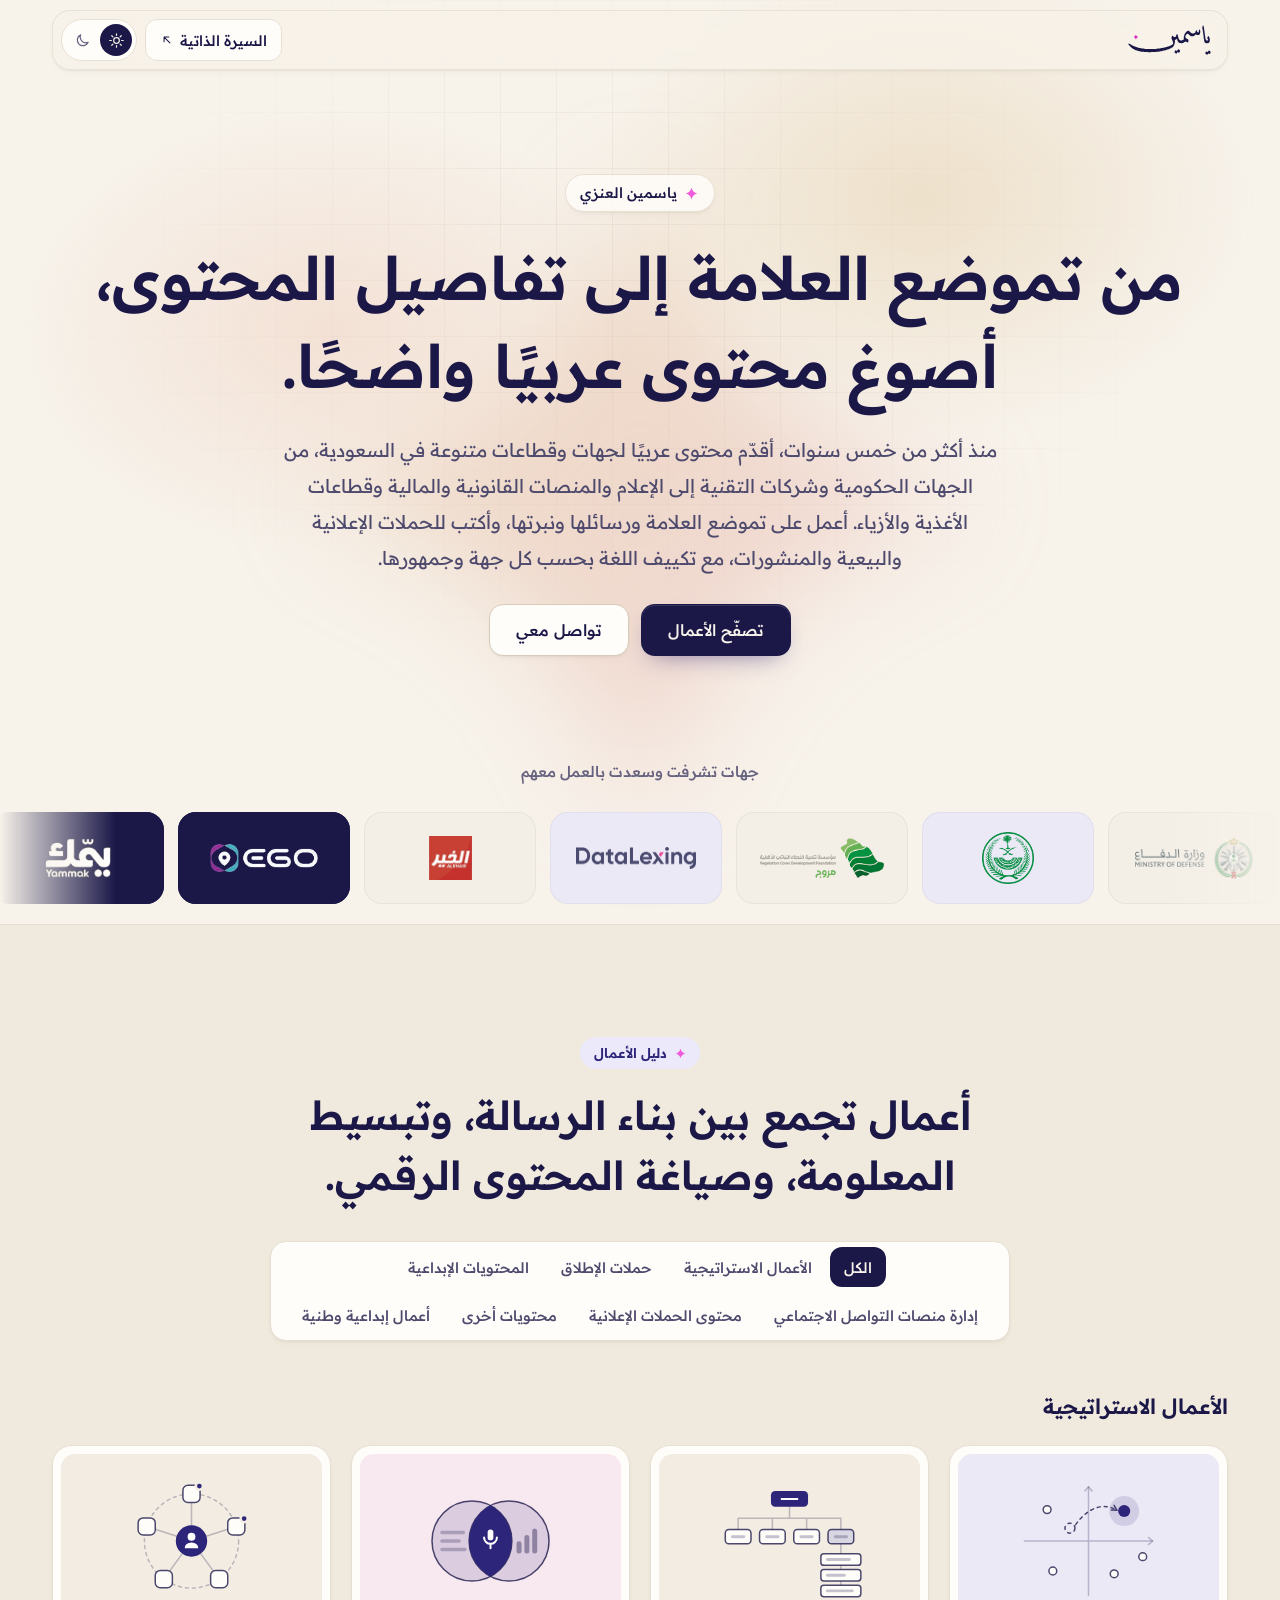
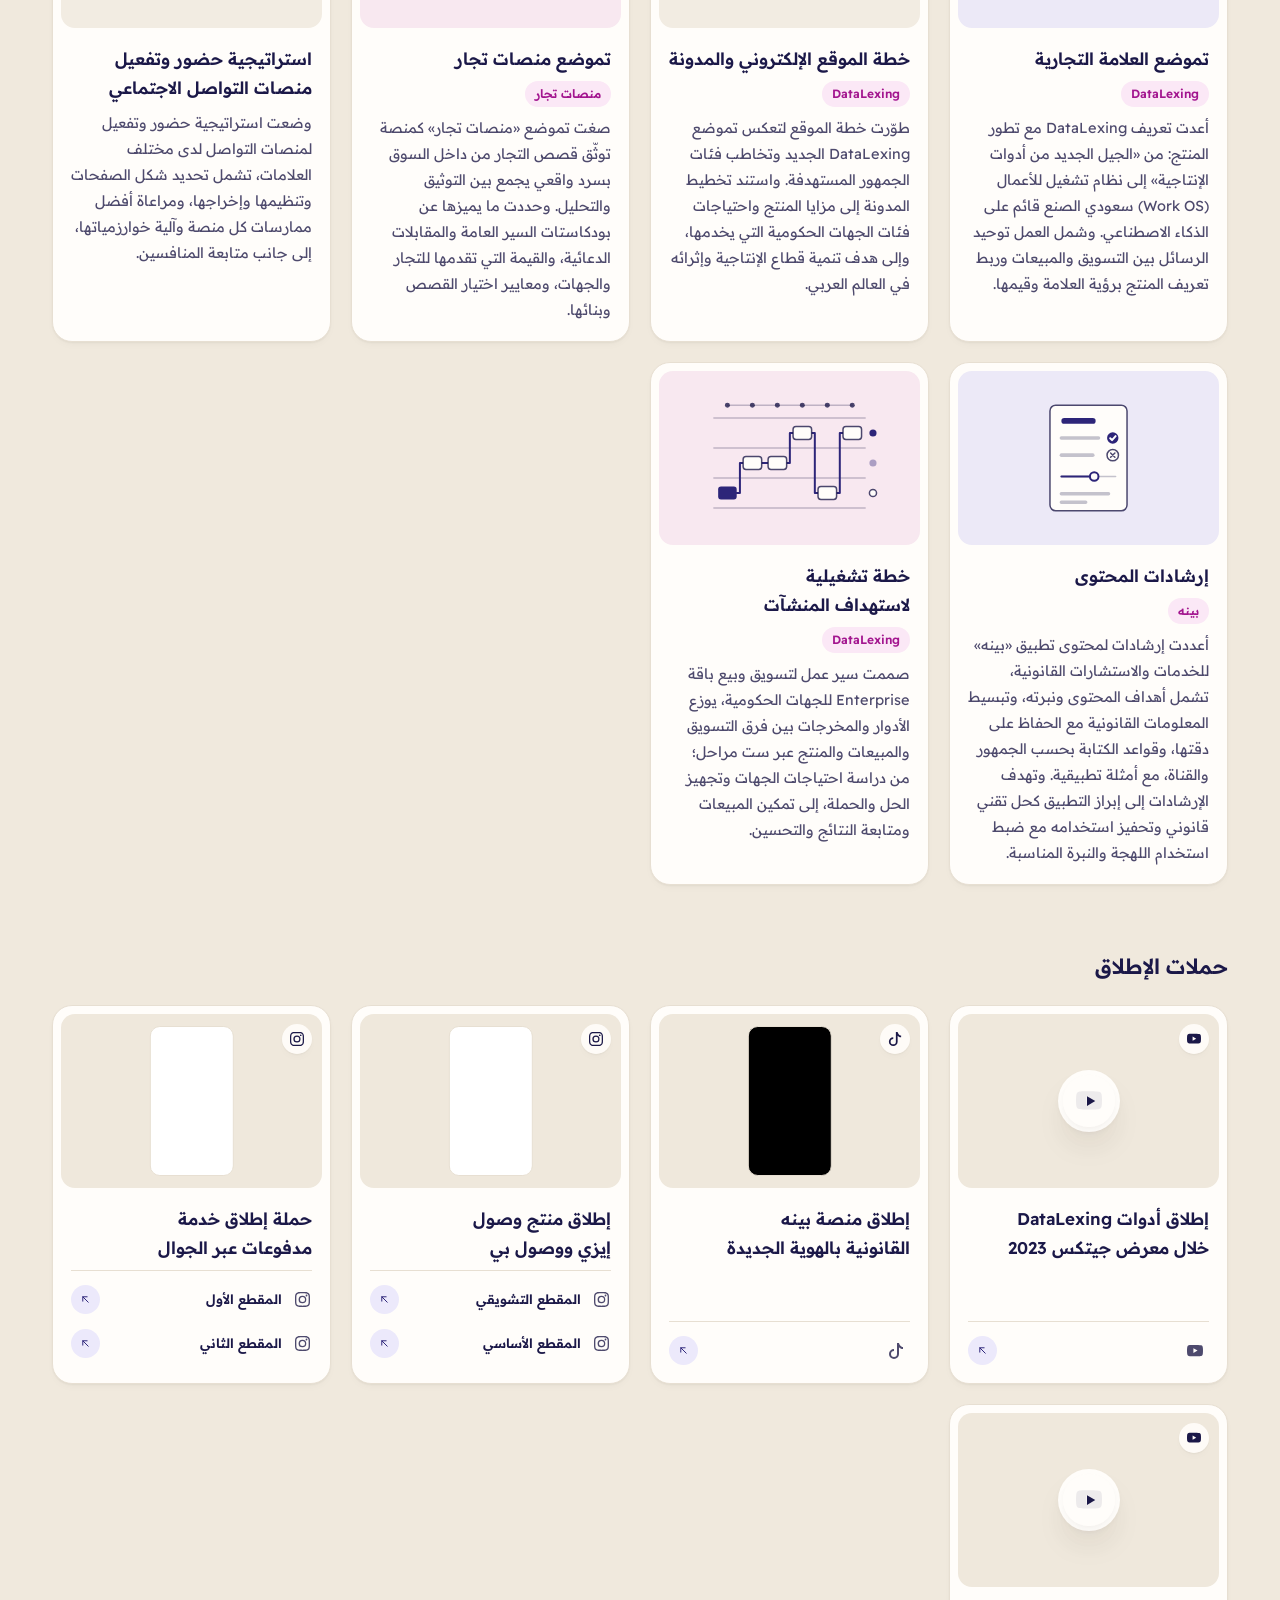
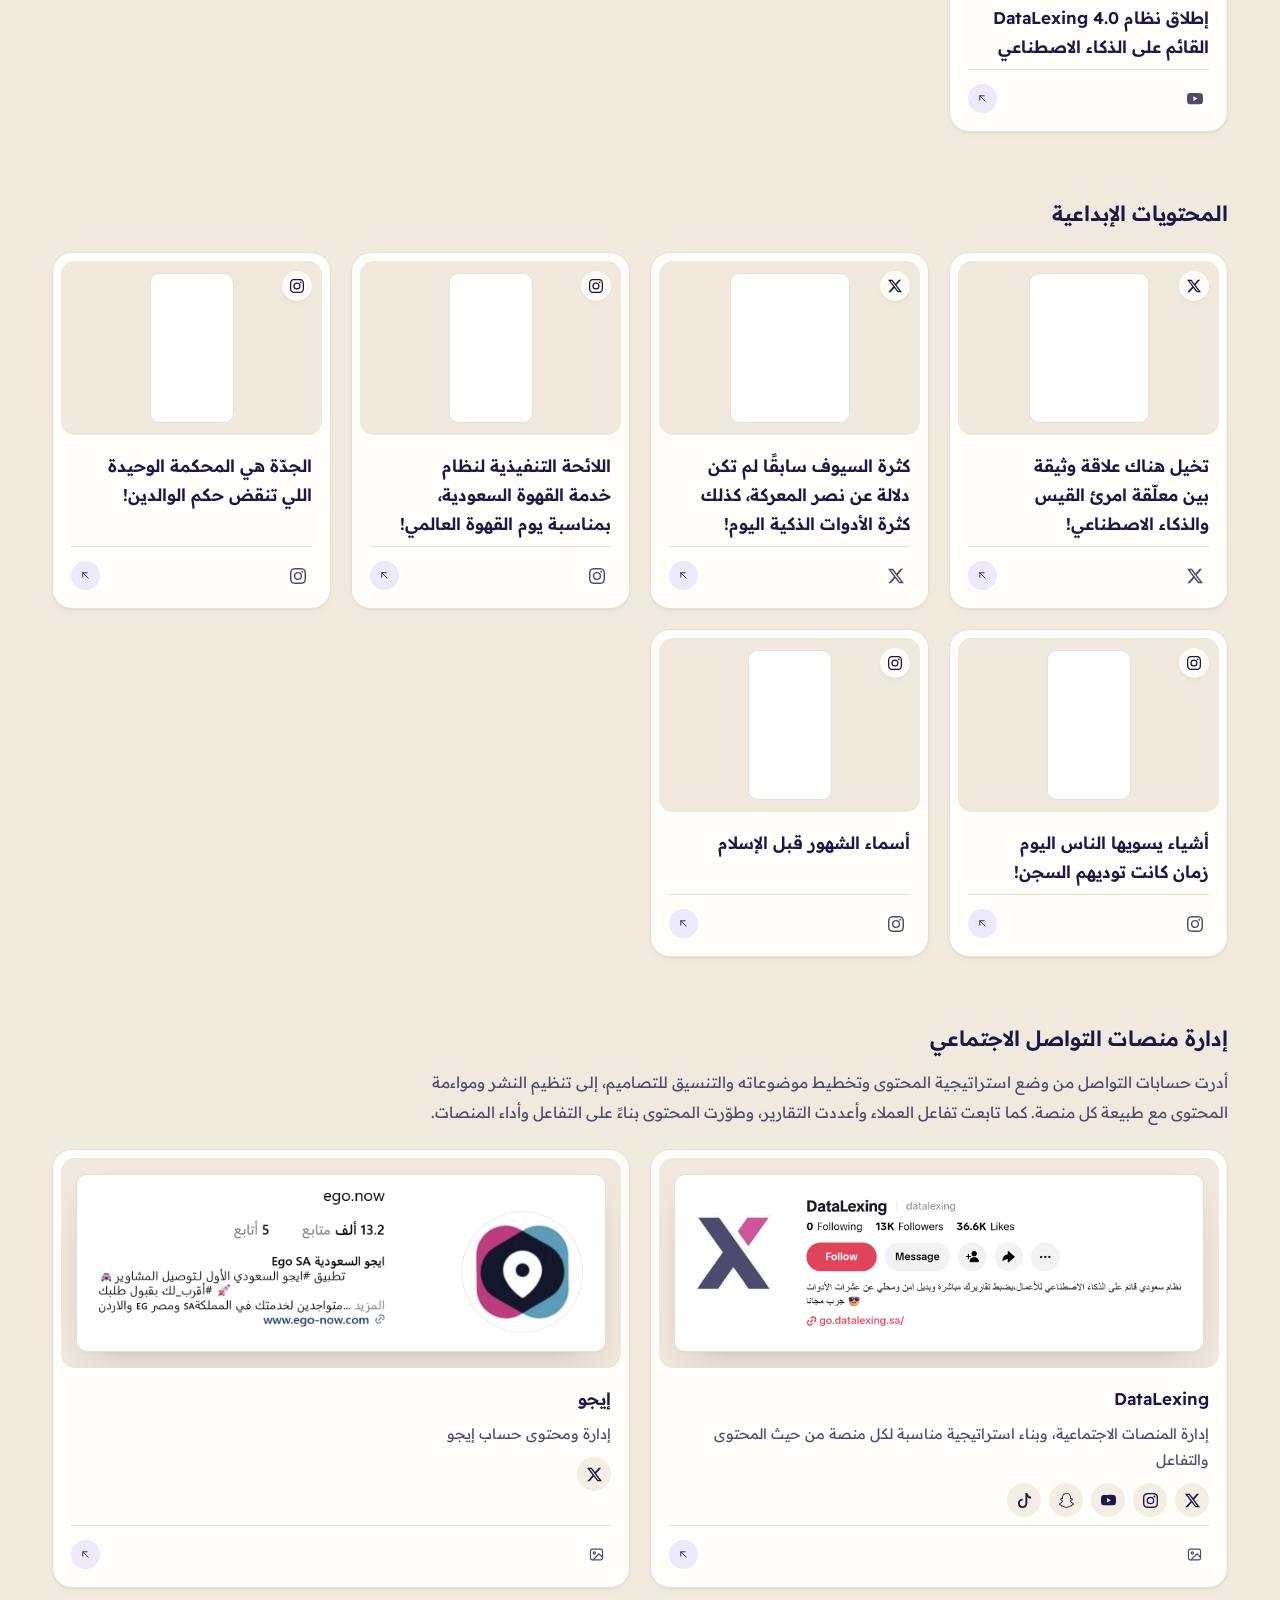
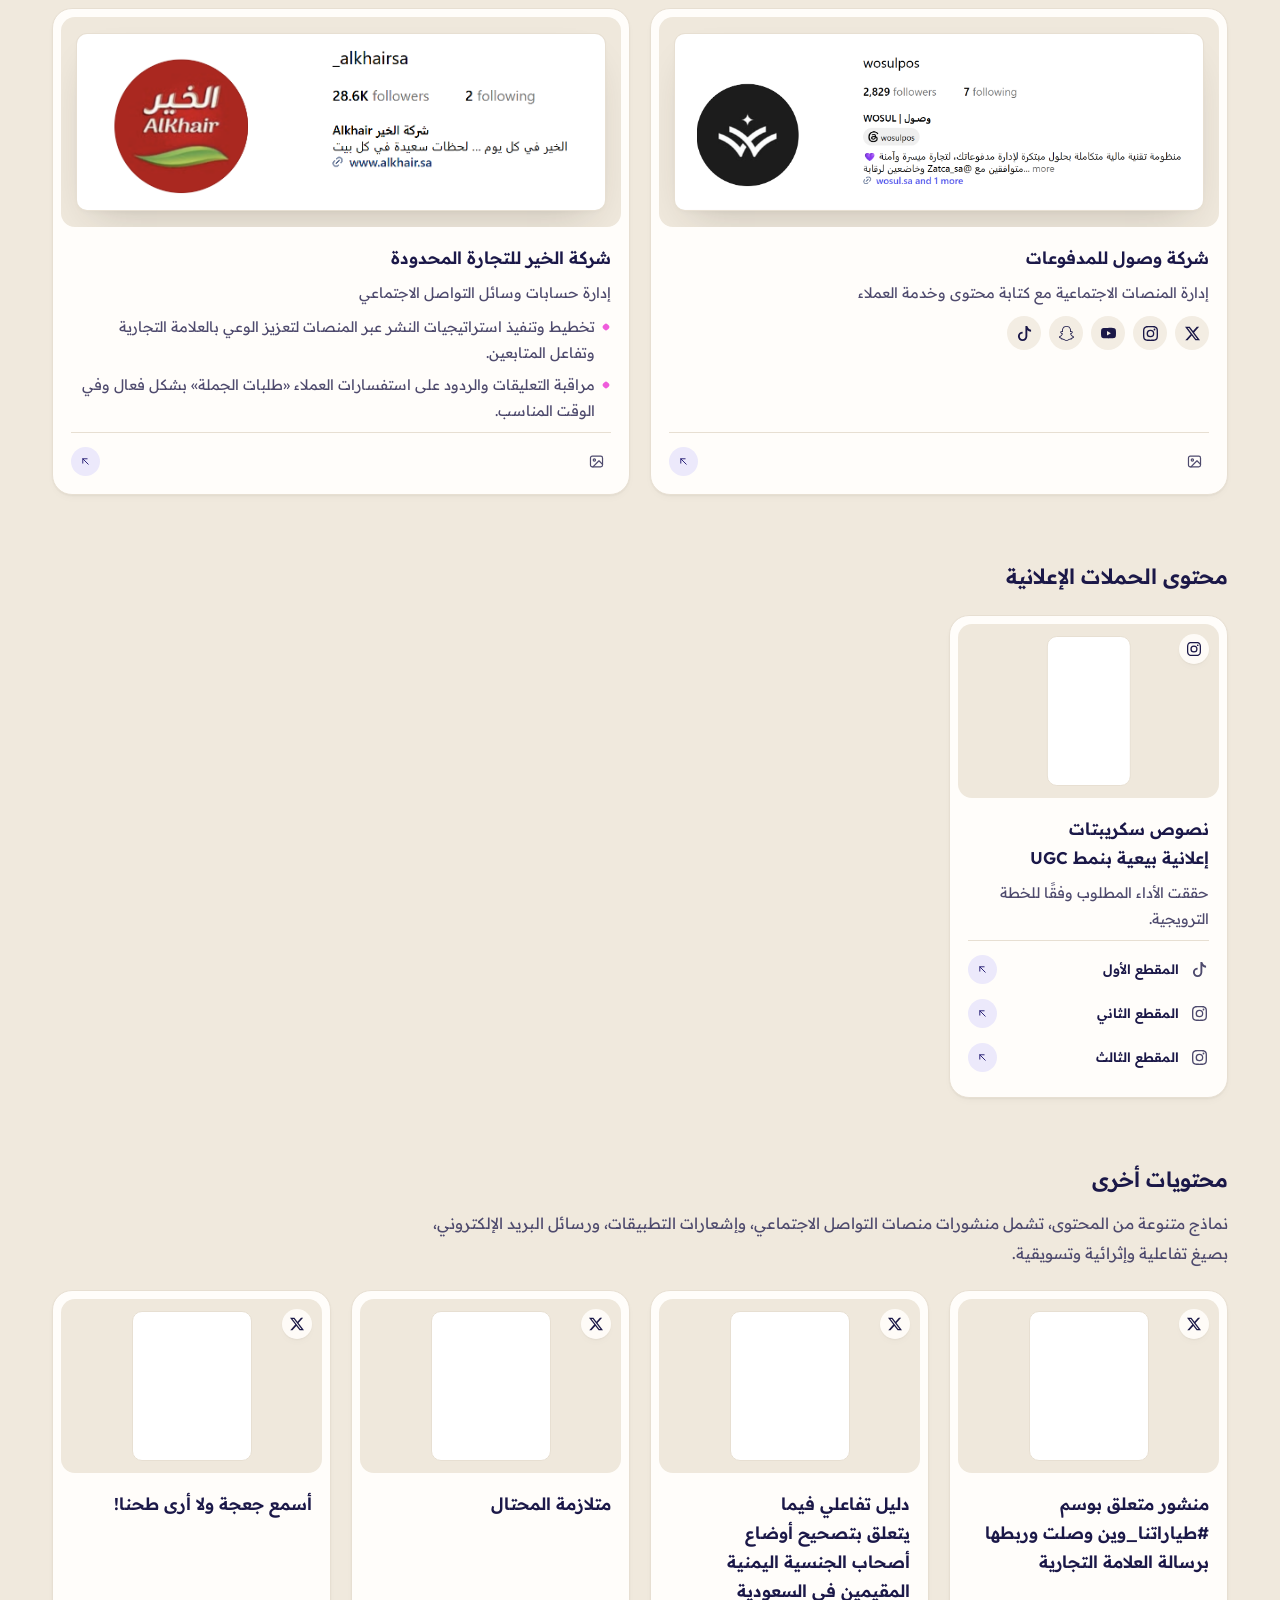
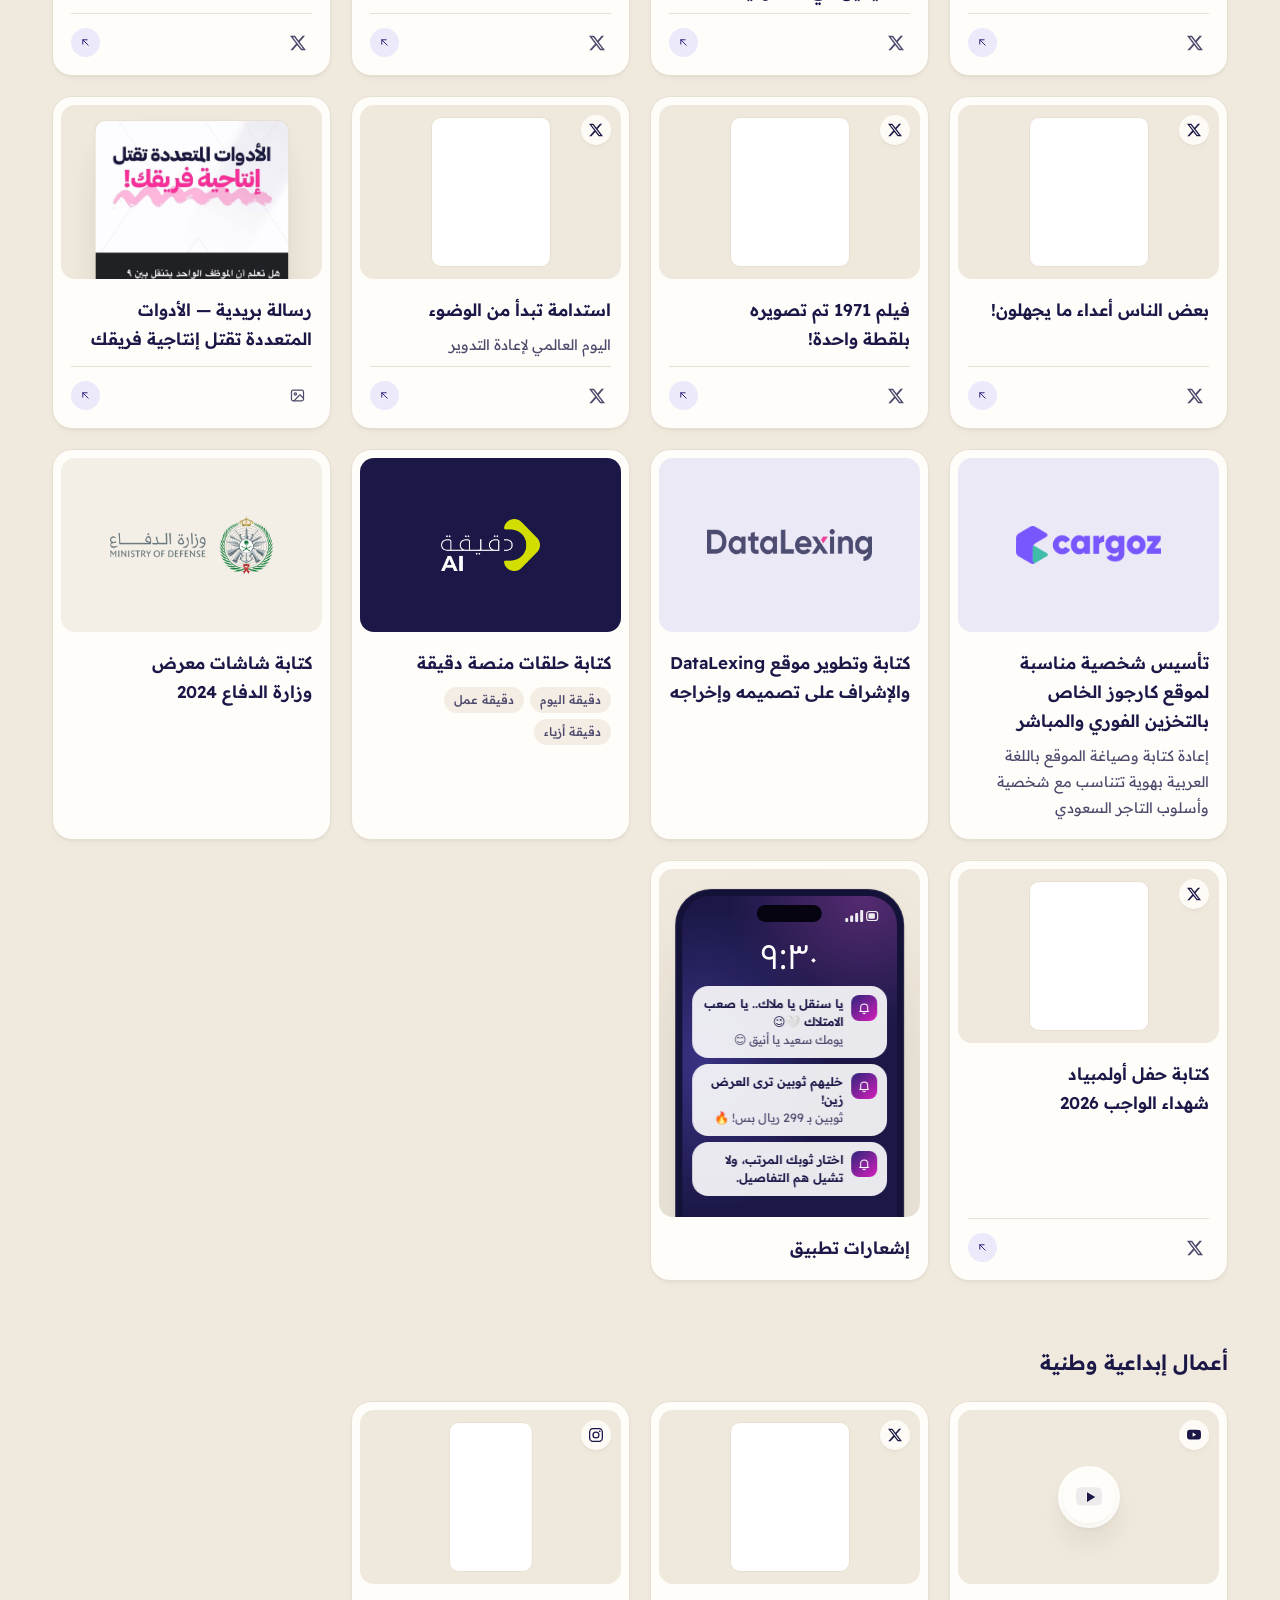
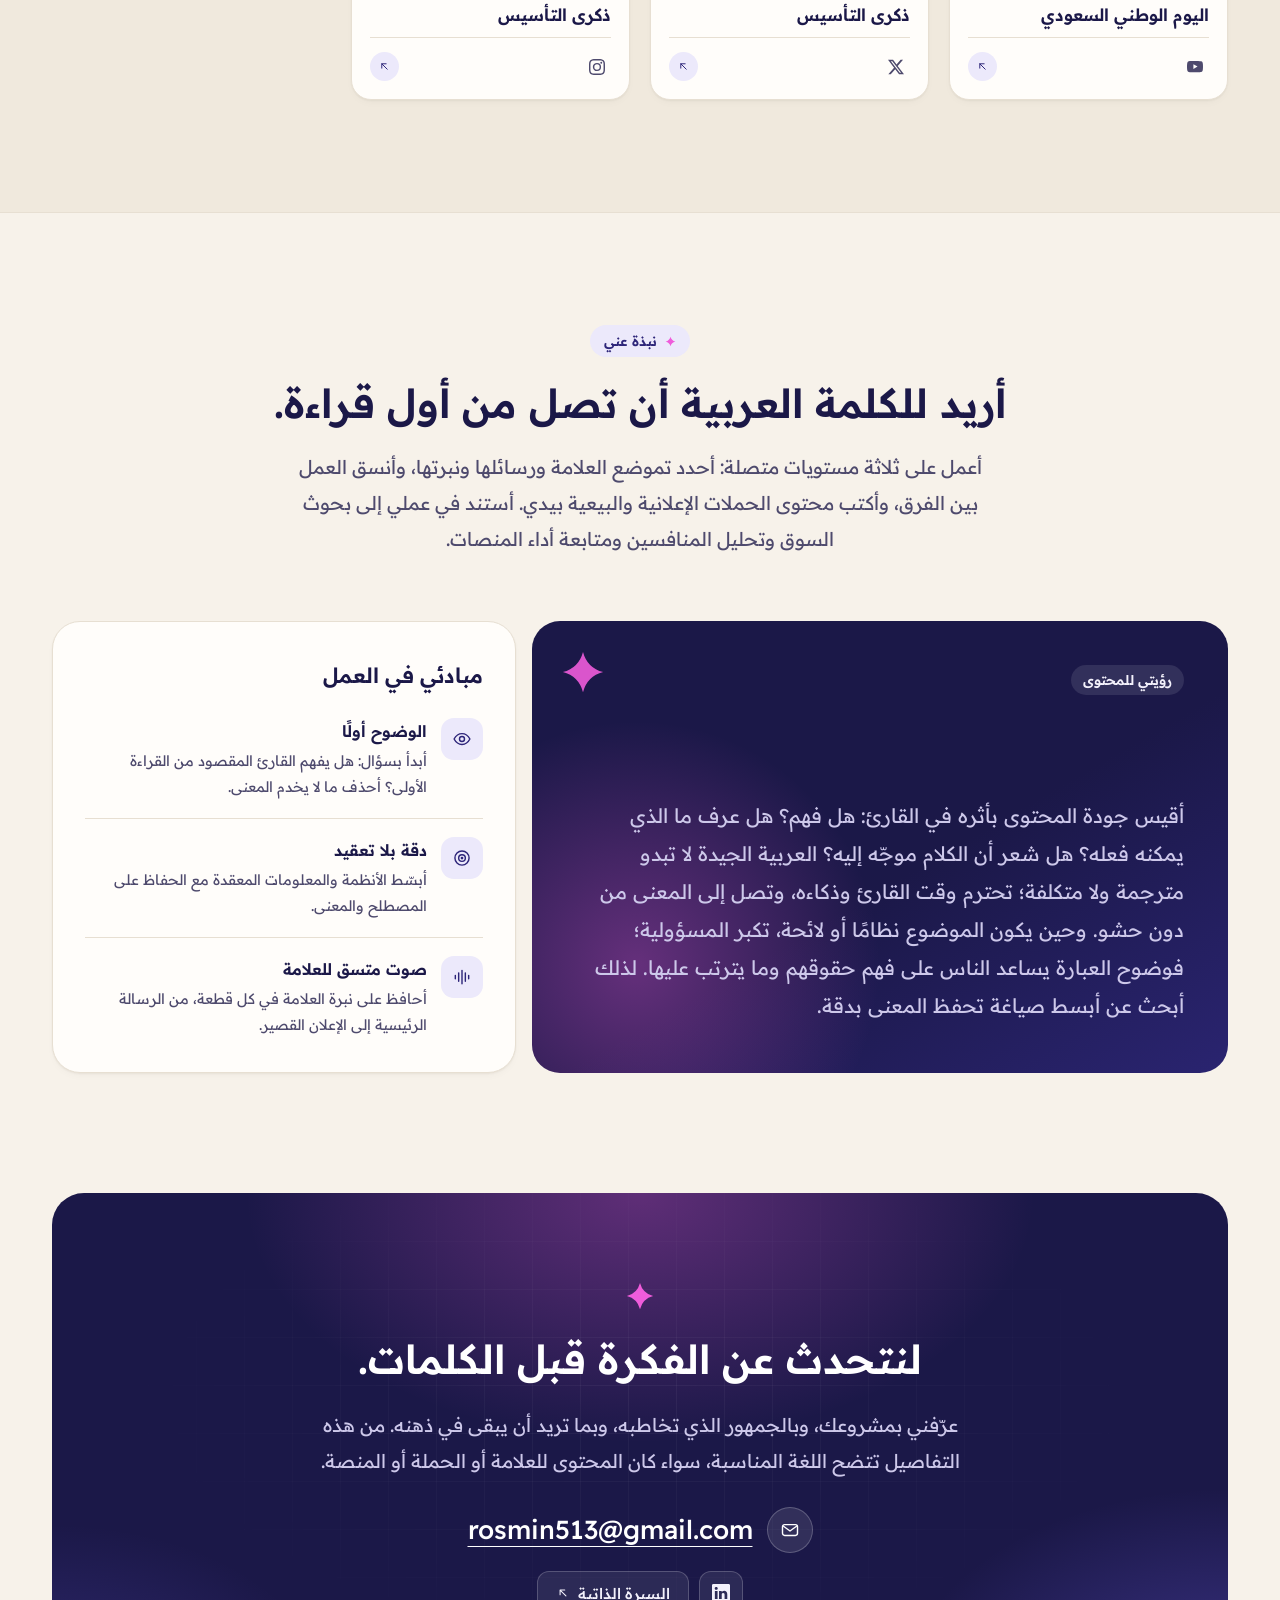
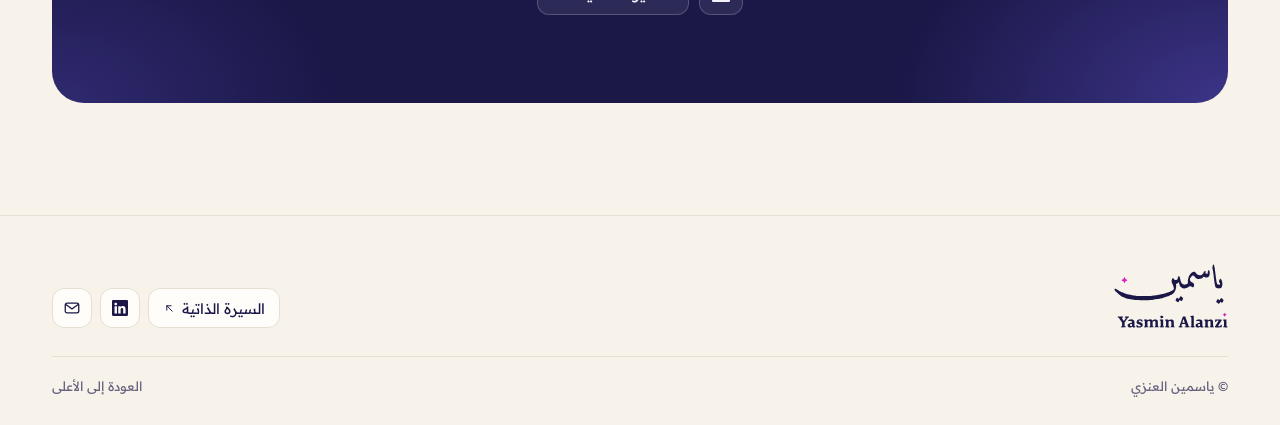
<file: index.html>
<!doctype html>
<html lang="ar" dir="rtl">
<head>
<meta charset="utf-8">
<meta name="viewport" content="width=device-width, initial-scale=1, viewport-fit=cover">
<title>ياسمين العنزي</title>
<meta name="claude:viewport-fit-sides" content="cover">
<meta name="description" content="من تموضع العلامة إلى تفاصيل المحتوى، أصوغ محتوى عربيًا واضحًا.">
<link rel="canonical" href="https://yasminalanzi.github.io/">
<meta name="theme-color" content="#F7F2EA" media="(prefers-color-scheme: light)">
<meta name="theme-color" content="#0D0C1C" media="(prefers-color-scheme: dark)">
<meta property="og:title" content="ياسمين العنزي">
<meta property="og:description" content="من تموضع العلامة إلى تفاصيل المحتوى، أصوغ محتوى عربيًا واضحًا.">
<meta property="og:type" content="website">
<meta property="og:locale" content="ar_SA">
<meta property="og:url" content="https://yasminalanzi.github.io/">
<meta property="og:image" content="https://yasminalanzi.github.io/assets/brand/link-preview-1200x630.png">
<meta property="og:image:width" content="1200">
<meta property="og:image:height" content="630">
<meta name="twitter:card" content="summary_large_image">
<link rel="icon" href="assets/brand/favicon-32.png" sizes="32x32" type="image/png">
<link rel="icon" href="assets/brand/favicon-48.png" sizes="48x48" type="image/png">
<link rel="apple-touch-icon" href="assets/brand/apple-touch-icon-180.png">
<link rel="preconnect" href="https://fonts.googleapis.com">
<link rel="preconnect" href="https://fonts.gstatic.com" crossorigin>
<link rel="stylesheet" href="https://fonts.googleapis.com/css2?family=Readex+Pro:wght@300..700&amp;family=Noto+Naskh+Arabic:wght@400;500;600&amp;display=swap">
<link rel="stylesheet" href="assets/site.css">
<script>(function(){try{var t=localStorage.getItem('ya-theme');if(t==='dark'||t==='light')document.documentElement.setAttribute('data-theme',t);}catch(e){}})();</script>
</head>
<body data-base="">
<a class="skip" href="#main">تخطَّ إلى المحتوى</a>

<div class="page-glow" aria-hidden="true">
  <svg class="glow-spark" viewBox="0 0 24 24" width="760" height="760"><defs><linearGradient id="glow-fill" x1="0" y1="0" x2="1" y2="1"><stop offset="0" class="glow-stop-a" stop-color="#E2C597"></stop><stop offset="1" class="glow-stop-b" stop-color="#EDB9C4"></stop></linearGradient></defs><path fill="url(#glow-fill)" d="M12 1.5 Q14.2 9.8 22.5 12 Q14.2 14.2 12 22.5 Q9.8 14.2 1.5 12 Q9.8 9.8 12 1.5 Z"></path></svg>
</div>

<header class="site-header site-header--float" id="top">
  <div class="wrap">
    <div class="header-bar">
      <a class="brand-home" href="#top" aria-label="ياسمين العنزي، العودة إلى أعلى الصفحة">
        <img class="theme-light-only" src="assets/brand/mark-ink.svg" alt="" width="350" height="127">
        <img class="theme-dark-only" src="assets/brand/mark-moonlight.svg" alt="" width="350" height="127">
      </a>
      <div class="header-tools">
        <a class="cv-link" data-set="cv" href="#" target="_blank" rel="noopener"><span class="cv-word">السيرة الذاتية</span><span class="cv-short">السيرة</span><svg aria-hidden="true" class="ico-arrow" viewBox="0 0 24 24" width="14" height="14" fill="none" stroke="currentColor" stroke-width="1.8" stroke-linecap="round" stroke-linejoin="round"><path d="M17 17L7 7M15 7H7v8"></path></svg></a>
        <button type="button" class="theme-switch" id="theme-toggle" aria-label="الوضع الداكن" aria-pressed="false">
          <span><svg aria-hidden="true" width="17" height="17" viewBox="0 0 24 24" fill="none" stroke="currentColor" stroke-width="1.7" stroke-linecap="round"><circle cx="12" cy="12" r="4"></circle><path d="M12 2.5v2.2M12 19.3v2.2M2.5 12h2.2M19.3 12h2.2M5.3 5.3l1.6 1.6M17.1 17.1l1.6 1.6M5.3 18.7l1.6-1.6M17.1 6.9l1.6-1.6"></path></svg></span>
          <span><svg aria-hidden="true" width="17" height="17" viewBox="0 0 24 24" fill="none" stroke="currentColor" stroke-width="1.7" stroke-linecap="round" stroke-linejoin="round"><path d="M20 14.5A8 8 0 0 1 9.5 4a8 8 0 1 0 10.5 10.5z"></path></svg></span>
        </button>
      </div>
    </div>
  </div>
</header>

<main id="main">
  <section class="hero" id="intro" aria-labelledby="hero-title">
    <div class="wrap">
      <div class="hero-inner">
        <p class="badge"><svg class="spark" aria-hidden="true" width="13" height="13" viewBox="0 0 24 24"><path d="M12 1.5 Q14.2 9.8 22.5 12 Q14.2 14.2 12 22.5 Q9.8 14.2 1.5 12 Q9.8 9.8 12 1.5 Z"></path></svg><span>ياسمين العنزي</span></p>
        <h1 id="hero-title"><span class="line">من تموضع العلامة إلى تفاصيل المحتوى،</span> <span class="line">أصوغ محتوى عربيًا واضحًا.</span></h1>
        <p class="lead">منذ أكثر من خمس سنوات، أقدّم محتوى عربيًا لجهات وقطاعات متنوعة في السعودية، من الجهات الحكومية وشركات التقنية إلى الإعلام والمنصات القانونية والمالية وقطاعات الأغذية والأزياء. أعمل على تموضع العلامة ورسائلها ونبرتها، وأكتب للحملات الإعلانية والبيعية والمنشورات، مع تكييف اللغة بحسب كل جهة وجمهورها.</p>
        <div class="hero-actions">
          <a class="btn btn--primary btn--lg" href="#work">تصفّح الأعمال</a>
          <a class="btn btn--quiet btn--lg" href="#contact">تواصل معي</a>
        </div>
      </div>
    </div>
  </section>

  <section class="logos" aria-labelledby="brands-title">
    <div class="wrap">
      <h2 class="logos-title" id="brands-title">جهات تشرفت وسعدت بالعمل معهم</h2>
    </div>
    <div class="marquee" id="marquee">
      <div class="marquee-track">
        <ul class="brand-list" id="brand-list">
          <li><span class="brand-word">وزارة الدفاع</span></li>
          <li><span class="brand-word">وزارة الداخلية</span></li>
          <li><span class="brand-word">مؤسسة مروج</span></li>
          <li><span class="brand-word">DataLexing</span></li>
          <li><span class="brand-word">شركة الخير للأغذية والمشروبات</span></li>
          <li><span class="brand-word">إيجو</span></li>
          <li><span class="brand-word">يمّك</span></li>
          <li><span class="brand-word">جوهرة</span></li>
          <li><span class="brand-word">ترتيب</span></li>
          <li><span class="brand-word">وصول</span></li>
          <li><span class="brand-word">منصات تجار</span></li>
          <li><span class="brand-word">بينه</span></li>
          <li><span class="brand-word">دقيقة</span></li>
          <li><span class="brand-word">كارجوز</span></li>
        </ul>
      </div>
    </div>
  </section>

  <section class="section band" id="work" aria-labelledby="work-name">
    <div class="wrap">
      <div class="section-head">
        <p class="pill" id="work-name"><svg class="spark" aria-hidden="true" width="11" height="11" viewBox="0 0 24 24"><path d="M12 1.5 Q14.2 9.8 22.5 12 Q14.2 14.2 12 22.5 Q9.8 14.2 1.5 12 Q9.8 9.8 12 1.5 Z"></path></svg>دليل الأعمال</p>
        <h2 id="work-title">أعمال تجمع بين بناء الرسالة، وتبسيط المعلومة، وصياغة المحتوى الرقمي.</h2>
      </div>
      <div class="filters">
        <div class="chips" id="chips" role="group" aria-label="التصفية حسب الفئة"></div>
        <p class="vh" id="results" aria-live="polite"></p>
      </div>
      <div id="groups"></div>
    </div>
  </section>

  <section class="section" id="about" aria-labelledby="about-name">
    <div class="wrap">
      <div class="section-head">
        <p class="pill" id="about-name"><svg class="spark" aria-hidden="true" width="11" height="11" viewBox="0 0 24 24"><path d="M12 1.5 Q14.2 9.8 22.5 12 Q14.2 14.2 12 22.5 Q9.8 14.2 1.5 12 Q9.8 9.8 12 1.5 Z"></path></svg>نبذة عني</p>
        <h2 id="about-title">أريد للكلمة العربية أن تصل من أول قراءة.</h2>
        <p class="section-sub">أعمل على ثلاثة مستويات متصلة: أحدد تموضع العلامة ورسائلها ونبرتها، وأنسق العمل بين الفرق، وأكتب محتوى الحملات الإعلانية والبيعية بيدي. أستند في عملي إلى بحوث السوق وتحليل المنافسين ومتابعة أداء المنصات.</p>
      </div>
      <div class="bento">
        <article class="vision" aria-labelledby="vision-title">
          <svg class="vision-spark spark" aria-hidden="true" viewBox="0 0 24 24"><path d="M12 1.5 Q14.2 9.8 22.5 12 Q14.2 14.2 12 22.5 Q9.8 14.2 1.5 12 Q9.8 9.8 12 1.5 Z"></path></svg>
          <h3 id="vision-title">رؤيتي للمحتوى</h3>
          <p>أقيس جودة المحتوى بأثره في القارئ: هل فهم؟ هل عرف ما الذي يمكنه فعله؟ هل شعر أن الكلام موجّه إليه؟ العربية الجيدة لا تبدو مترجمة ولا متكلفة؛ تحترم وقت القارئ وذكاءه، وتصل إلى المعنى من دون حشو. وحين يكون الموضوع نظامًا أو لائحة، تكبر المسؤولية؛ فوضوح العبارة يساعد الناس على فهم حقوقهم وما يترتب عليها. لذلك أبحث عن أبسط صياغة تحفظ المعنى بدقة.</p>
        </article>
        <article class="principles-card" aria-labelledby="principles-title">
          <h3 id="principles-title">مبادئي في العمل</h3>
          <ul class="principles">
            <li><span class="p-icon" aria-hidden="true"><svg width="20" height="20" viewBox="0 0 24 24" fill="none" stroke="currentColor" stroke-width="1.7" stroke-linecap="round" stroke-linejoin="round"><path d="M2.5 12s3.5-6.5 9.5-6.5 9.5 6.5 9.5 6.5-3.5 6.5-9.5 6.5S2.5 12 2.5 12z"></path><circle cx="12" cy="12" r="3"></circle></svg></span><span class="what"><strong>الوضوح أولًا</strong><span class="how">أبدأ بسؤال: هل يفهم القارئ المقصود من القراءة الأولى؟ أحذف ما لا يخدم المعنى.</span></span></li>
            <li><span class="p-icon" aria-hidden="true"><svg width="20" height="20" viewBox="0 0 24 24" fill="none" stroke="currentColor" stroke-width="1.7" stroke-linecap="round" stroke-linejoin="round"><circle cx="12" cy="12" r="8.5"></circle><circle cx="12" cy="12" r="4"></circle><circle cx="12" cy="12" r="0.8" fill="currentColor"></circle></svg></span><span class="what"><strong>دقة بلا تعقيد</strong><span class="how">أبسّط الأنظمة والمعلومات المعقدة مع الحفاظ على المصطلح والمعنى.</span></span></li>
            <li><span class="p-icon" aria-hidden="true"><svg width="20" height="20" viewBox="0 0 24 24" fill="none" stroke="currentColor" stroke-width="1.7" stroke-linecap="round"><path d="M4 10v4M8 7v10M12 4v16M16 7v10M20 10v4"></path></svg></span><span class="what"><strong>صوت متسق للعلامة</strong><span class="how">أحافظ على نبرة العلامة في كل قطعة، من الرسالة الرئيسية إلى الإعلان القصير.</span></span></li>
          </ul>
        </article>
      </div>
    </div>
  </section>

  <section class="contact" id="contact" aria-labelledby="contact-title">
    <div class="wrap">
      <div class="cta">
        <svg class="cta-spark spark" aria-hidden="true" viewBox="0 0 24 24"><path d="M12 1.5 Q14.2 9.8 22.5 12 Q14.2 14.2 12 22.5 Q9.8 14.2 1.5 12 Q9.8 9.8 12 1.5 Z"></path></svg>
        <h2 id="contact-title">لنتحدث عن الفكرة قبل الكلمات.</h2>
        <p class="cta-text">عرّفني بمشروعك، وبالجمهور الذي تخاطبه، وبما تريد أن يبقى في ذهنه. من هذه التفاصيل تتضح اللغة المناسبة، سواء كان المحتوى للعلامة أو الحملة أو المنصة.</p>
        <div class="cta-email" data-optional="email">
          <span data-set="email"></span>        </div>
        <div class="cta-links">
          <a class="btn btn--glass btn--icon" data-set="linkedin" href="#" target="_blank" rel="noopener" aria-label="لينكدإن" title="لينكدإن"><span class="pf" data-mark="linkedin" data-size="18"></span></a>
          <a class="btn btn--glass" data-set="cv" href="#" target="_blank" rel="noopener">السيرة الذاتية<svg aria-hidden="true" class="ico-arrow" viewBox="0 0 24 24" width="14" height="14" fill="none" stroke="currentColor" stroke-width="1.8" stroke-linecap="round" stroke-linejoin="round"><path d="M17 17L7 7M15 7H7v8"></path></svg></a>
        </div>
      </div>
    </div>
  </section>
</main>

<footer class="site-footer">
  <div class="wrap">
    <div class="foot-top">
      <img class="theme-light-only" src="assets/brand/lockup-ink.svg" alt="ياسمين العنزي" width="363" height="203">
      <img class="theme-dark-only" src="assets/brand/lockup-moonlight.svg" alt="ياسمين العنزي" width="363" height="203">
      <nav class="foot-links" aria-label="روابط التذييل">
        <a data-set="cv" href="#" target="_blank" rel="noopener">السيرة الذاتية<svg aria-hidden="true" viewBox="0 0 24 24" width="13" height="13" fill="none" stroke="currentColor" stroke-width="1.8" stroke-linecap="round" stroke-linejoin="round"><path d="M17 17L7 7M15 7H7v8"></path></svg></a>
        <a class="foot-icon" data-set="linkedin" href="#" target="_blank" rel="noopener" aria-label="لينكدإن" title="لينكدإن"><span class="pf" data-mark="linkedin" data-size="16"></span></a>
        <a class="foot-icon" data-mailto href="#" aria-label="البريد الإلكتروني" title="البريد الإلكتروني"><svg aria-hidden="true" viewBox="0 0 24 24" width="18" height="18" fill="none" stroke="currentColor" stroke-width="1.7" stroke-linecap="round" stroke-linejoin="round"><rect x="3" y="5.5" width="18" height="13" rx="2.5"></rect><path d="M3.8 7.2l8.2 6 8.2-6"></path></svg></a>
      </nav>
    </div>
    <div class="foot-bottom">
      <span>© ياسمين العنزي</span>
      <a href="admin/index.html" data-draft-only>لوحة الأعمال</a>
      <a href="#top">العودة إلى الأعلى</a>
    </div>
  </div>
</footer>

<div class="toast" id="toast" role="status" aria-live="polite" hidden></div>

<script src="assets/works.js"></script>
<script src="assets/site.js"></script>
</body>
</html>
</file>
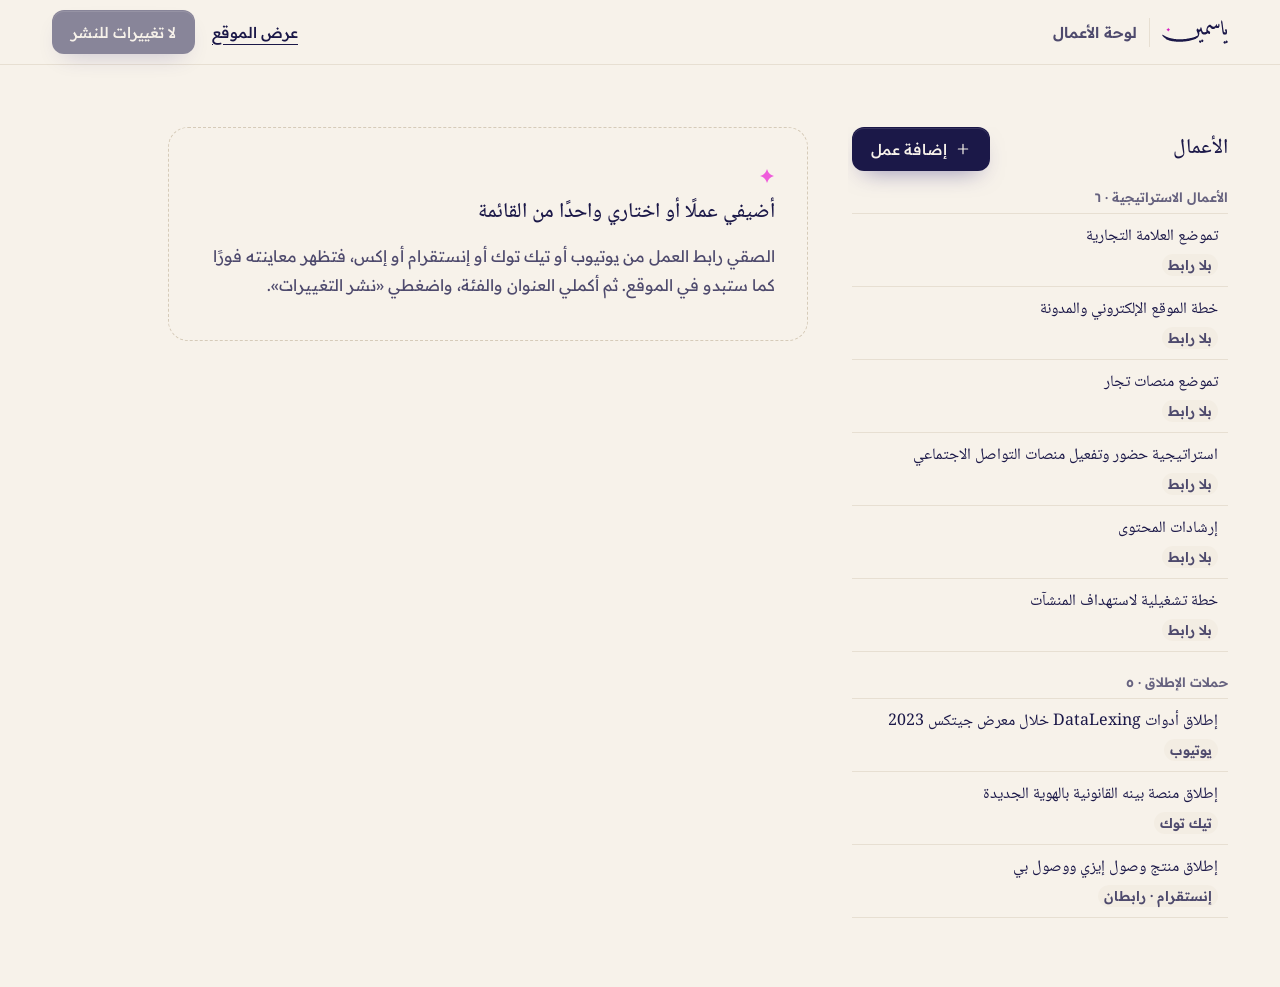
<file: admin/index.html>
<!doctype html>
<html lang="ar" dir="rtl">
<head>
<meta charset="utf-8">
<meta name="viewport" content="width=device-width, initial-scale=1, viewport-fit=cover">
<title>لوحة الأعمال</title>
<meta name="claude:viewport-fit-sides" content="cover">
<meta name="robots" content="noindex, nofollow">
<link rel="icon" href="../assets/brand/favicon-32.png" sizes="32x32" type="image/png">
<link rel="preconnect" href="https://fonts.googleapis.com">
<link rel="preconnect" href="https://fonts.gstatic.com" crossorigin>
<link rel="stylesheet" href="https://fonts.googleapis.com/css2?family=Readex+Pro:wght@300..700&amp;family=Noto+Naskh+Arabic:wght@400;500;600&amp;display=swap">
<link rel="stylesheet" href="../assets/site.css">
<link rel="stylesheet" href="../assets/admin.css">
<script>(function(){try{var t=localStorage.getItem('ya-theme');if(t==='dark'||t==='light')document.documentElement.setAttribute('data-theme',t);}catch(e){}})();</script>
</head>
<body data-base="../" class="admin">

<header class="site-header">
  <div class="wrap">
    <div class="admin-brand">
      <img class="theme-light-only" src="../assets/brand/mark-ink.svg" alt="" width="350" height="127">
      <img class="theme-dark-only" src="../assets/brand/mark-moonlight.svg" alt="" width="350" height="127">
      <span class="admin-name">لوحة الأعمال</span>
    </div>
    <div class="header-tools">
      <a class="btn btn--text view-site" href="../index.html" target="_blank" rel="noopener">عرض الموقع</a>
      <button type="button" class="btn btn--primary" id="publish"><span id="publish-label">نشر التغييرات</span></button>
    </div>
  </div>
</header>

<main class="wrap admin-main" id="main">
  <p class="admin-status" id="status" role="status" aria-live="polite"></p>

  <div class="admin-cols">
    <section class="admin-list" aria-labelledby="list-title" id="list-pane">
      <div class="list-head">
        <h1 id="list-title">الأعمال</h1>
        <button type="button" class="btn btn--primary" id="add-work"><svg aria-hidden="true" width="16" height="16" viewBox="0 0 24 24" fill="none" stroke="currentColor" stroke-width="1.8" stroke-linecap="round"><path d="M12 5v14M5 12h14"></path></svg>إضافة عمل</button>
      </div>
      <div id="work-list" class="work-list"></div>

      <details class="panel" id="settings-panel">
        <summary>إعدادات الموقع</summary>
        <div class="panel-body">
          <label class="switch-row" for="s-draft">
            <input type="checkbox" id="s-draft">
            <span><strong>وضع المسودة</strong><span class="field-note">يُظهر النواقص في الموقع بين أقواس، ويُظهر الفئات الفارغة. أطفئيه عند الإطلاق.</span></span>
          </label>
          <div class="field">
            <label for="s-email">البريد الإلكتروني</label>
            <input id="s-email" type="email" dir="ltr" autocomplete="off" placeholder="name@example.com">
          </div>
          <div class="field">
            <label for="s-linkedin">رابط حسابك في LinkedIn</label>
            <input id="s-linkedin" type="url" dir="ltr" autocomplete="off" placeholder="https://www.linkedin.com/in/...">
          </div>
          <div class="field">
            <span class="field-label" id="cv-label">السيرة الذاتية (ملف PDF)</span>
            <div class="file-row">
              <button type="button" class="btn btn--quiet" id="cv-pick" aria-describedby="cv-label">اختيار الملف</button>
              <input type="file" id="s-cv" accept="application/pdf" class="vh" tabindex="-1">
              <span class="field-note" id="cv-state"></span>
            </div>
          </div>
        </div>
      </details>

      <details class="panel" id="gh-panel">
        <summary>الربط بالموقع المنشور</summary>
        <div class="panel-body" id="gh-body"></div>
      </details>
    </section>

    <section class="admin-editor" id="editor" aria-label="تحرير العمل">
      <div class="editor-empty" id="editor-empty">
        <svg class="spark" aria-hidden="true" width="16" height="16" viewBox="0 0 24 24"><path d="M12 1.5 Q14.2 9.8 22.5 12 Q14.2 14.2 12 22.5 Q9.8 14.2 1.5 12 Q9.8 9.8 12 1.5 Z"></path></svg>
        <h2>أضيفي عملًا أو اختاري واحدًا من القائمة</h2>
        <p>الصقي رابط العمل من يوتيوب أو تيك توك أو إنستقرام أو إكس، فتظهر معاينته فورًا كما ستبدو في الموقع. ثم أكملي العنوان والفئة، واضغطي «نشر التغييرات».</p>
      </div>

      <form id="work-form" novalidate hidden>
        <div class="form-top">
          <button type="button" class="btn btn--text back-btn" id="back"><svg aria-hidden="true" width="16" height="16" viewBox="0 0 24 24" fill="none" stroke="currentColor" stroke-width="1.8" stroke-linecap="round" stroke-linejoin="round"><path d="M9 6l6 6-6 6"></path></svg>كل الأعمال</button>
          <h2 id="form-title">تعديل العمل</h2>
        </div>

        <div class="field">
          <label for="f-link">رابط العمل</label>
          <input id="f-link" type="url" dir="ltr" inputmode="url" autocomplete="off" spellcheck="false" placeholder="https://">
          <p class="field-note" id="link-status"></p>
        </div>

        <div class="preview-wrap">
          <p class="label">كما سيظهر في الموقع</p>
          <div class="preview" id="preview"></div>
        </div>

        <div class="field-row">
          <div class="field">
            <label for="f-cat">الفئة</label>
            <select id="f-cat"></select>
          </div>
          <div class="field">
            <label for="f-brand">شعار الجهة</label>
            <select id="f-brand"></select>
          </div>
        </div>
        <p class="field-note field-note--tight">إن لم يكن للعمل رابط ولا صورة ولا رسم، يظهر الشعار على غلاف البطاقة.</p>
        <div class="field">
          <label for="f-art">رسم الغلاف</label>
          <select id="f-art">
            <option value="">بلا رسم</option>
            <option value="positioning">خريطة تموضع</option>
            <option value="sitemap">خريطة موقع ومدونة</option>
            <option value="venn">مجالان يلتقيان</option>
            <option value="hub">حضور واحد حوله المنصات</option>
            <option value="guide">دليل وإرشادات</option>
            <option value="lanes">مراحل بين فرق العمل</option>
          </select>
          <p class="field-note">للأعمال التي تعيش في مستندات، كالاستراتيجيات والخطط والأدلة. يحلّ الرسم محل الشعار على الغلاف.</p>
        </div>

        <div class="field">
          <label for="f-title-ar">العنوان</label>
          <input id="f-title-ar" autocomplete="off">
        </div>
        <div class="field">
          <label for="f-client-ar">اسم الجهة (اختياري)</label>
          <input id="f-client-ar" autocomplete="off" placeholder="مثل: DataLexing">
          <p class="field-note">يظهر وسمًا ملوّنًا تحت العنوان.</p>
        </div>
        <div class="field">
          <label for="f-desc-ar">الوصف (اختياري)</label>
          <textarea id="f-desc-ar" rows="3"></textarea>
        </div>
        <div class="field">
          <label for="f-points-ar">نقاط (اختيارية)</label>
          <textarea id="f-points-ar" rows="2"></textarea>
          <p class="field-note">كل نقطة في سطر.</p>
        </div>
        <div class="field">
          <label for="f-tags-ar">وسوم (اختيارية)</label>
          <input id="f-tags-ar" autocomplete="off" placeholder="إكس، إنستقرام، يوتيوب">
          <p class="field-note">افصلي بينها بفاصلة. تظهر تحت الوصف، واسم المنصة يظهر أيقونتها.</p>
        </div>

        <div class="field">
          <span class="field-label" id="cover-label">صورة الغلاف (اختيارية)</span>
          <div class="cover-field">
            <div class="cover-thumb" id="cover-thumb" aria-hidden="true"></div>
            <div class="cover-actions">
              <div class="file-row">
                <button type="button" class="btn btn--quiet" id="cover-pick" aria-describedby="cover-label">اختيار صورة</button>
                <button type="button" class="btn btn--text" id="cover-remove" hidden>إزالة الصورة</button>
              </div>
              <input type="file" id="f-cover" accept="image/*" class="vh" tabindex="-1">
              <p class="field-note">تحلّ محل المعاينة التلقائية. يمكنك أيضًا لصق لقطة شاشة هنا مباشرة.</p>
            </div>
          </div>
        </div>

        <details class="panel" id="more-panel">
          <summary>روابط أخرى للعمل نفسه</summary>
          <div class="panel-body">
            <p class="field-note">للعمل الذي له أكثر من مقطع أو منشور. تظهر الروابط كلها في البطاقة بأسمائها، بدءًا برابط العمل أعلاه.</p>
            <div class="field">
              <label for="f-linklabel-ar">اسم رابط العمل أعلاه</label>
              <input id="f-linklabel-ar" autocomplete="off" placeholder="مثل: المقطع التشويقي">
            </div>
            <div id="more-list" class="more-list"></div>
            <button type="button" class="btn btn--quiet" id="more-add"><svg aria-hidden="true" width="16" height="16" viewBox="0 0 24 24" fill="none" stroke="currentColor" stroke-width="1.8" stroke-linecap="round"><path d="M12 5v14M5 12h14"></path></svg>إضافة رابط</button>
          </div>
        </details>

        <details class="panel" id="samples-panel">
          <summary>نص من العمل نفسه</summary>
          <div class="panel-body">
            <p class="field-note">مقتطفات من نص إعلاني أو إشعارات تطبيق تظهر في البطاقة كما كُتبت.</p>
            <div class="field">
              <label for="f-style">طريقة العرض</label>
              <select id="f-style">
                <option value="script">مقتطف من نص</option>
                <option value="notification">إشعار تطبيق</option>
              </select>
            </div>
            <div class="field">
              <label for="f-samples-ar">النص</label>
              <textarea id="f-samples-ar" rows="9"></textarea>
              <p class="field-note">اتركي سطرًا فارغًا بين كل مقتطف وآخر. في الإشعار يظهر السطر الأول بخط أعرض.</p>
            </div>
          </div>
        </details>

        <div class="form-hint" id="form-hint" hidden></div>

        <div class="form-actions">
          <div class="order" role="group" aria-label="الترتيب داخل الفئة">
            <span class="field-note">الترتيب داخل الفئة</span>
            <button type="button" class="icon-btn" id="move-up" aria-label="تقديم العمل"><svg aria-hidden="true" width="18" height="18" viewBox="0 0 24 24" fill="none" stroke="currentColor" stroke-width="1.8" stroke-linecap="round" stroke-linejoin="round"><path d="M6 15l6-6 6 6"></path></svg></button>
            <button type="button" class="icon-btn" id="move-down" aria-label="تأخير العمل"><svg aria-hidden="true" width="18" height="18" viewBox="0 0 24 24" fill="none" stroke="currentColor" stroke-width="1.8" stroke-linecap="round" stroke-linejoin="round"><path d="M6 9l6 6 6-6"></path></svg></button>
          </div>
          <div class="danger-zone">
            <button type="button" class="btn btn--text" id="revert">تراجع عن تعديلات هذا العمل</button>
            <button type="button" class="btn btn--quiet btn--danger" id="delete">حذف العمل</button>
          </div>
        </div>
      </form>
    </section>
  </div>
</main>

<div class="toast" id="toast" role="status" aria-live="polite" hidden></div>

<script src="../assets/works.js"></script>
<script src="../assets/admin.js"></script>
</body>
</html>
</file>
<file: assets/site.css>
/*
  Yasmin Alanzi — site styles.
  A product page built from her identity: the ink of her calligraphy and the magenta spark beside it,
  on a warm beige page (she asked for beige over the earlier lavender and pink). Readex Pro carries
  the page; Noto Naskh is kept for her own written words (script excerpts, notifications). The spark
  is the one motif: the light behind the hero, the badge, the opening of each section.
*/

:root {
  /* colour */
  --bg: #F7F2EA;
  --band: #F0E9DD;
  --card: #FFFDFA;
  --surface: #F3EDE3;
  --surface-hover: #EAE2D5;
  --border: #E7DFD2;
  --border-strong: #D6CBB9;
  --control-border: #8A8070;
  --text: #1B1848;
  --text-2: #4E4A6D;
  --text-3: #66627F;
  --accent: #2D2579;
  --accent-soft: #ECE9FB;
  --on-accent: #FFFFFF;
  --spark: #EF5CDB;
  --spark-ui: #D71EBE;
  --focus: #2D2579;
  --client-fg: #A3168F;
  --client-bg: #FBE8F6;
  --selection: #F6DDF1;
  --frame: #FFFFFF;
  /* cover and logo grounds: beige for previews and paper, a pale ink and blush for the drawings,
     and ink for logos drawn on dark */
  --cover-base: #EFE8DC;
  --cover-ink: #ECE9F7;
  --cover-spark: #F8E8F0;
  --cover-paper: #F2ECE2;
  --tile-paper: #F3EEE6;
  --tile-lavender: #ECE9F7;
  --tile-blush: #F8E8F0;
  --tile-ink: #1B1848;
  --tile-ink-edge: #1B1848;
  /* the panels that carry the spark: always ink, in both themes */
  --panel: #1B1848;
  --panel-2: #2A2470;
  --on-panel: #F3F1FB;
  --on-panel-2: #CDC8EA;
  /* the light behind the hero: sand and a little peach, with the spark kept faint */
  --glow-a: #EAD8BC;
  --glow-b: #F1D5C6;
  --glow-stop-a: #E2C597;
  --glow-stop-b: #EDB9C4;
  --glow-spark-opacity: 0.5;
  --grid-line: rgba(84, 64, 40, 0.06);
  --shadow-sm: 0 1px 2px rgba(48, 38, 28, 0.05), 0 4px 12px -6px rgba(48, 38, 28, 0.08);
  --shadow-md: 0 2px 6px -2px rgba(48, 38, 28, 0.06), 0 18px 40px -18px rgba(48, 38, 28, 0.24);
  --shadow-lg: 0 40px 90px -40px rgba(48, 38, 28, 0.34), 0 2px 8px -4px rgba(48, 38, 28, 0.08);

  /* type */
  --f-ui: 'Readex Pro', 'IBM Plex Sans Arabic', system-ui, -apple-system, 'Segoe UI', sans-serif;
  --f-read: 'Noto Naskh Arabic', 'Readex Pro', serif;
  --fs-display: 34px; --lh-display: 52px;
  --fs-h2: 27px; --lh-h2: 42px;
  --fs-h3: 19px; --lh-h3: 32px;
  --fs-lead: 17px; --lh-lead: 32px;
  --fs-read: 17px; --lh-read: 32px;
  --fs-card: 17px; --lh-card: 29px;
  --fs-ui: 16px; --lh-ui: 29px;
  --fs-small: 14.5px; --lh-small: 26px;
  --fs-meta: 13px; --lh-meta: 22px;

  /* space, shape, motion */
  --gutter: 18px;
  --section: 72px;
  --r-tag: 999px;
  --r-ctl: 12px;
  --r-card: 20px;
  --r-media: 14px;
  --r-panel: 28px;
  --ease: cubic-bezier(0.2, 0, 0, 1);
  --ease-out: cubic-bezier(0.16, 1, 0.3, 1);
  --t-fast: 120ms;
  --t-mid: 200ms;
  --t-slow: 260ms;

  color-scheme: light;
}

@media (min-width: 720px) {
  :root {
    --gutter: 32px;
    --section: 112px;
    --fs-display: 46px; --lh-display: 70px;
    --fs-h2: 40px; --lh-h2: 60px;
    --fs-h3: 21px; --lh-h3: 34px;
    --fs-lead: 19px; --lh-lead: 36px;
    --fs-read: 18px; --lh-read: 34px;
  }
}
@media (min-width: 1100px) {
  :root { --fs-display: 60px; --lh-display: 88px; }
}

@media (prefers-color-scheme: dark) {
  :root:not([data-theme="light"]) {
    --bg: #0D0C1C;
    --band: #111027;
    --card: #17162E;
    --surface: #1B1A34;
    --surface-hover: #232142;
    --border: #272546;
    --border-strong: #37345C;
    --control-border: #6E6A93;
    --text: #EFEDFA;
    --text-2: #BCB8D8;
    --text-3: #9591B6;
    --accent: #BAB3FF;
    --accent-soft: #26234D;
    --on-accent: #0D0C1C;
    --spark: #EF5CDB;
    --spark-ui: #F27DE2;
    --focus: #BAB3FF;
    --client-fg: #F59BE6;
    --client-bg: rgba(239, 92, 219, 0.15);
    --selection: #3A2F55;
    --frame: #1A1930;
    --cover-base: #1E1C40;
    --cover-ink: #1E1C40;
    --cover-spark: #2A1838;
    --cover-paper: #1B1A33;
    --tile-paper: #E7E5EF;
    --tile-lavender: #DFDBF4;
    --tile-blush: #EFDDEB;
    --tile-ink: #221F52;
    --tile-ink-edge: #36326E;
    --panel: #1C1850;
    --panel-2: #321B5E;
    --glow-a: #3A2C9E;
    --glow-b: #7E1D73;
    --glow-stop-a: #7A68FF;
    --glow-stop-b: #EF5CDB;
    --glow-spark-opacity: 0.42;
    --grid-line: rgba(255, 255, 255, 0.045);
    --shadow-sm: 0 1px 2px rgba(0, 0, 0, 0.35);
    --shadow-md: 0 20px 44px -22px rgba(0, 0, 0, 0.7);
    --shadow-lg: 0 40px 90px -40px rgba(0, 0, 0, 0.8);
    color-scheme: dark;
  }
}

:root[data-theme="dark"] {
  --bg: #0D0C1C;
  --band: #111027;
  --card: #17162E;
  --surface: #1B1A34;
  --surface-hover: #232142;
  --border: #272546;
  --border-strong: #37345C;
  --control-border: #6E6A93;
  --text: #EFEDFA;
  --text-2: #BCB8D8;
  --text-3: #9591B6;
  --accent: #BAB3FF;
  --accent-soft: #26234D;
  --on-accent: #0D0C1C;
  --spark: #EF5CDB;
  --spark-ui: #F27DE2;
  --focus: #BAB3FF;
  --client-fg: #F59BE6;
  --client-bg: rgba(239, 92, 219, 0.15);
  --selection: #3A2F55;
  --frame: #1A1930;
  --cover-base: #1E1C40;
  --cover-ink: #1E1C40;
  --cover-spark: #2A1838;
  --cover-paper: #1B1A33;
  --tile-paper: #E7E5EF;
  --tile-lavender: #DFDBF4;
  --tile-blush: #EFDDEB;
  --tile-ink: #221F52;
  --tile-ink-edge: #36326E;
  --panel: #1C1850;
  --panel-2: #321B5E;
  --glow-a: #3A2C9E;
  --glow-b: #7E1D73;
  --glow-stop-a: #7A68FF;
  --glow-stop-b: #EF5CDB;
  --glow-spark-opacity: 0.42;
  --grid-line: rgba(255, 255, 255, 0.045);
  --shadow-sm: 0 1px 2px rgba(0, 0, 0, 0.35);
  --shadow-md: 0 20px 44px -22px rgba(0, 0, 0, 0.7);
  --shadow-lg: 0 40px 90px -40px rgba(0, 0, 0, 0.8);
  color-scheme: dark;
}

/* ---------- base ---------- */

*, *::before, *::after { box-sizing: border-box; }

html { -webkit-text-size-adjust: 100%; scroll-padding-top: 96px; }
@media (prefers-reduced-motion: no-preference) { html { scroll-behavior: smooth; } }

body {
  position: relative;
  isolation: isolate;
  margin: 0;
  background: var(--bg);
  color: var(--text);
  font-family: var(--f-ui);
  font-size: var(--fs-ui);
  line-height: var(--lh-ui);
  text-rendering: optimizeLegibility;
  -webkit-font-smoothing: antialiased;
  overflow-x: clip;
  transition: background-color var(--t-slow) var(--ease), color var(--t-slow) var(--ease);
}

::selection { background: var(--selection); color: var(--text); }

[hidden] { display: none !important; }

img, svg, iframe { max-width: 100%; }
img { display: block; }

a { color: inherit; }
a:hover { color: var(--accent); }

:focus-visible { outline: 2px solid var(--focus); outline-offset: 2px; border-radius: 4px; }

button, input, select, textarea { font: inherit; color: inherit; }
button { cursor: pointer; }

.vh {
  position: absolute !important;
  width: 1px !important; height: 1px !important; min-height: 0 !important;
  margin: -1px !important; padding: 0 !important; border: 0 !important;
  overflow: hidden !important; clip: rect(0 0 0 0); clip-path: inset(50%);
  white-space: nowrap;
}

.skip {
  position: absolute;
  inset-inline-start: 16px;
  top: -60px;
  z-index: 40;
  padding: 10px 14px;
  border-radius: var(--r-ctl);
  background: var(--accent);
  color: var(--on-accent);
  text-decoration: none;
}
.skip:focus { top: calc(12px + env(safe-area-inset-top, 0px)); color: var(--on-accent); }

.wrap {
  max-width: 1240px;
  margin-inline: auto;
  padding-left: max(var(--gutter), env(safe-area-inset-left, 0px));
  padding-right: max(var(--gutter), env(safe-area-inset-right, 0px));
}

.label {
  margin: 0;
  font-size: 13px;
  line-height: 20px;
  font-weight: 600;
  color: var(--text-3);
}

/* placeholder text that is still waiting for Yasmin's own words */
.ph {
  background: var(--accent-soft);
  color: var(--accent);
  border-radius: 4px;
  padding: 0 0.25em;
  -webkit-box-decoration-break: clone;
  box-decoration-break: clone;
  font-weight: inherit;
}

/* the four-point spark of her logo */
.spark { fill: var(--spark); flex: none; }

.theme-dark-only { display: none; }
:root[data-theme="dark"] .theme-dark-only { display: block; }
:root[data-theme="dark"] .theme-light-only { display: none; }
@media (prefers-color-scheme: dark) {
  :root:not([data-theme="light"]) .theme-dark-only { display: block; }
  :root:not([data-theme="light"]) .theme-light-only { display: none; }
}

/* ---------- buttons ---------- */

.btn {
  display: inline-flex;
  align-items: center;
  justify-content: center;
  gap: 8px;
  min-height: 44px;
  padding: 0 18px;
  border: 1px solid transparent;
  border-radius: var(--r-ctl);
  font-family: var(--f-ui);
  font-size: 15px;
  font-weight: 500;
  line-height: 1;
  text-decoration: none;
  white-space: nowrap;
  transition: background-color var(--t-fast) var(--ease), border-color var(--t-fast) var(--ease), color var(--t-fast) var(--ease), box-shadow var(--t-mid) var(--ease), transform var(--t-mid) var(--ease);
}
.btn--lg { min-height: 52px; padding: 0 26px; font-size: 16px; border-radius: 14px; }
.btn--primary {
  background: var(--text);
  color: var(--bg);
  box-shadow: inset 0 1px 0 rgba(255, 255, 255, 0.12), 0 10px 24px -12px rgba(45, 37, 121, 0.6);
}
.btn--primary:hover { color: var(--bg); background: color-mix(in srgb, var(--text) 88%, var(--spark-ui)); transform: translateY(-1px); }
.btn--quiet { background: var(--card); border-color: var(--border-strong); color: var(--text); box-shadow: var(--shadow-sm); }
.btn--quiet:hover { color: var(--text); border-color: var(--control-border); background: var(--card); }
.btn--text { padding: 0 8px; color: var(--text); text-decoration: underline; text-underline-offset: 6px; text-decoration-thickness: 1px; }
.btn--text:hover { color: var(--accent); }
/* on the ink panels */
.btn--glass { background: rgba(255, 255, 255, 0.08); border-color: rgba(255, 255, 255, 0.2); color: var(--on-panel); }
.btn--glass:hover { background: rgba(255, 255, 255, 0.16); color: #FFFFFF; }
.btn[disabled] { opacity: 0.5; cursor: not-allowed; }
.btn .ico-arrow { flex: none; }

/* ---------- header ---------- */

.site-header {
  position: sticky;
  top: env(safe-area-inset-top, 0px);
  z-index: 20;
  background: var(--bg);
  border-bottom: 1px solid var(--border);
}
.site-header .wrap {
  min-height: 64px;
  display: flex;
  align-items: center;
  justify-content: space-between;
  gap: 12px;
}
/* on the main page the header floats over the page as a frosted bar */
.site-header--float { background: transparent; border-bottom: 0; padding-top: 10px; }
.site-header--float .wrap { display: block; min-height: 0; }
.header-bar {
  display: flex;
  align-items: center;
  justify-content: space-between;
  gap: 12px;
  min-height: 60px;
  padding-block: 6px;
  padding-inline: 16px 8px;
  border-radius: 18px;
  background: color-mix(in srgb, var(--bg) 74%, transparent);
  -webkit-backdrop-filter: saturate(1.4) blur(16px);
  backdrop-filter: saturate(1.4) blur(16px);
  border: 1px solid color-mix(in srgb, var(--border) 85%, transparent);
  box-shadow: var(--shadow-sm);
}
.brand-home { display: inline-flex; align-items: center; min-height: 44px; padding-block: 6px; }
.brand-home img { height: 26px; width: auto; }
@media (min-width: 720px) { .brand-home img { height: 30px; } }

.header-tools { display: flex; align-items: center; gap: 8px; }

.cv-link {
  display: inline-flex;
  align-items: center;
  gap: 6px;
  min-height: 42px;
  padding: 0 14px;
  border-radius: var(--r-ctl);
  font-size: 14.5px;
  font-weight: 500;
  text-decoration: none;
  color: var(--text);
  background: var(--card);
  border: 1px solid var(--border);
}
.cv-link:hover { border-color: var(--border-strong); color: var(--text); }

.theme-switch {
  display: flex;
  align-items: center;
  gap: 2px;
  height: 42px;
  padding: 4px;
  border: 1px solid var(--border);
  border-radius: 999px;
  background: var(--card);
}
.theme-switch span {
  display: flex;
  align-items: center;
  justify-content: center;
  width: 32px;
  height: 32px;
  border-radius: 999px;
  color: var(--text-3);
  transition: background-color var(--t-mid) var(--ease), color var(--t-mid) var(--ease);
}
.theme-switch .is-on { background: var(--text); color: var(--bg); }

@media (max-width: 420px) {
  .cv-link .cv-word { display: none; }
  .cv-link .cv-short { display: inline; }
}
.cv-short { display: none; }

/* ---------- the light at the top of the page ---------- */

.page-glow {
  position: absolute;
  inset: 0 0 auto;
  height: 1100px;
  overflow: hidden;
  pointer-events: none;
  z-index: -1;
}
/* a faint grid, fading out from the centre */
.page-glow::before {
  content: "";
  position: absolute;
  inset: 0;
  background-image:
    linear-gradient(var(--grid-line) 1px, transparent 1px),
    linear-gradient(90deg, var(--grid-line) 1px, transparent 1px);
  background-size: 56px 56px;
  background-position: center top;
  -webkit-mask-image: radial-gradient(ellipse 62% 48% at 50% 26%, #000 20%, transparent 72%);
  mask-image: radial-gradient(ellipse 62% 48% at 50% 26%, #000 20%, transparent 72%);
}
/* two washes, sand and peach (in the dark theme, the ink's violet and the spark's magenta) */
.page-glow::after {
  content: "";
  position: absolute;
  inset: 0;
  background:
    radial-gradient(36% 30% at 72% 18%, color-mix(in srgb, var(--glow-a) 70%, transparent), transparent 70%),
    radial-gradient(34% 28% at 26% 30%, color-mix(in srgb, var(--glow-b) 60%, transparent), transparent 70%);
  filter: blur(10px);
}
/* the spark of her logo, as the light source behind the headline */
.glow-spark {
  position: absolute;
  top: 120px;
  left: 50%;
  width: min(760px, 120vw);
  height: auto;
  transform: translateX(-50%);
  opacity: var(--glow-spark-opacity);
  filter: blur(54px);
}
.glow-spark .glow-stop-a { stop-color: var(--glow-stop-a); }
.glow-spark .glow-stop-b { stop-color: var(--glow-stop-b); }

/* ---------- hero ---------- */

.hero > .wrap { padding-block: 64px 8px; }
@media (min-width: 720px) { .hero > .wrap { padding-block: 104px 16px; } }
.hero-inner {
  max-width: 1120px;
  margin-inline: auto;
  display: flex;
  flex-direction: column;
  align-items: center;
  gap: 22px;
  text-align: center;
}
.badge {
  margin: 0;
  display: inline-flex;
  align-items: center;
  gap: 8px;
  padding: 6px 16px 6px 14px;
  border-radius: 999px;
  background: color-mix(in srgb, var(--card) 80%, transparent);
  border: 1px solid var(--border);
  box-shadow: var(--shadow-sm);
  font-size: 14.5px;
  line-height: 24px;
  font-weight: 500;
  color: var(--text);
}
.hero h1 {
  margin: 0;
  font-size: var(--fs-display);
  line-height: var(--lh-display);
  font-weight: 600;
  letter-spacing: 0;
  text-wrap: balance;
}
.hero h1 .line { display: inline; }
@media (min-width: 720px) { .hero h1 .line { display: block; } }
.hero .lead {
  margin: 0;
  max-width: 720px;
  font-size: var(--fs-lead);
  line-height: var(--lh-lead);
  color: var(--text-2);
  text-wrap: pretty;
}
.hero-actions { display: flex; flex-wrap: wrap; justify-content: center; gap: 12px; margin-top: 6px; }

/* one orchestrated entrance, and nothing else moves by itself except the logo strip */
@media (prefers-reduced-motion: no-preference) {
  .hero-inner > * { animation: rise 760ms var(--ease-out) both; }
  .hero-inner > :nth-child(2) { animation-delay: 70ms; }
  .hero-inner > :nth-child(3) { animation-delay: 140ms; }
  .hero-inner > :nth-child(4) { animation-delay: 210ms; }
}
@keyframes rise {
  from { opacity: 0; transform: translateY(16px); }
  to { opacity: 1; transform: none; }
}

/* ---------- client logos ---------- */

.logos { padding-block: 64px 8px; }
@media (min-width: 720px) { .logos { padding-block: 88px 16px; } }
.logos-title {
  margin: 0 0 24px;
  text-align: center;
  font-size: 15px;
  line-height: 24px;
  font-weight: 500;
  color: var(--text-3);
}
.marquee {
  --tile-w: 136px;
  --tile-h: 74px;
  --bs: 0.74;
  --gap: 10px;
  overflow: hidden;
  -webkit-mask-image: linear-gradient(90deg, transparent, #000 9%, #000 91%, transparent);
  mask-image: linear-gradient(90deg, transparent, #000 9%, #000 91%, transparent);
}
@media (min-width: 720px) { .marquee { --tile-w: 172px; --tile-h: 92px; --bs: 0.94; --gap: 14px; } }
.marquee-track {
  display: flex;
  width: max-content;
  gap: var(--gap);
  padding-block: 4px;
  animation: marquee 56s linear infinite;
}
.marquee:hover .marquee-track, .marquee:focus-within .marquee-track { animation-play-state: paused; }
@keyframes marquee { to { transform: translateX(calc(-50% - var(--gap) / 2)); } }
@keyframes marquee-rtl { to { transform: translateX(calc(50% + var(--gap) / 2)); } }
:root[dir="rtl"] .marquee-track { animation-name: marquee-rtl; }
.brand-list {
  margin: 0;
  padding: 0;
  list-style: none;
  display: flex;
  gap: var(--gap);
}
.brand-tile {
  flex: none;
  display: flex;
  align-items: center;
  justify-content: center;
  width: var(--tile-w);
  height: var(--tile-h);
  padding: 8px;
  border-radius: 18px;
  background: var(--tile-paper);
  box-shadow: inset 0 0 0 1px rgba(27, 24, 72, 0.05);
}
.brand-tile.tile-lavender { background: var(--tile-lavender); }
.brand-tile.tile-blush { background: var(--tile-blush); }
.brand-tile.tile-ink { background: var(--tile-ink); box-shadow: inset 0 0 0 1px var(--tile-ink-edge); }
.brand-tile img {
  display: block;
  width: calc(var(--w) * var(--bs) * 1px);
  height: calc(var(--h) * var(--bs) * 1px);
  max-width: 86%;
  object-fit: contain;
}
.brand-word { font-size: 18px; line-height: 1.2; font-weight: 600; color: var(--text-2); text-align: center; }
.brand-tile .brand-word { font-size: calc(19px * var(--bs)); color: #2D2A45; }
.brand-tile.tile-ink .brand-word { color: #F4F2EE; }
/* before the logos arrive, or with motion turned off: a still, centred wall */
.brand-list:not(.has-logos) { flex-wrap: wrap; justify-content: center; gap: 8px 22px; padding-inline: var(--gutter); }
.marquee:not(.is-moving) { -webkit-mask-image: none; mask-image: none; }
.marquee:not(.is-moving) .marquee-track { animation: none; width: auto; justify-content: center; padding-inline: var(--gutter); }
.marquee:not(.is-moving) .brand-list { flex-wrap: wrap; justify-content: center; }
.marquee:not(.is-moving) .brand-list--clone { display: none; }

/* ---------- sections ---------- */

.section { padding-block: var(--section); }
.band {
  background: var(--band);
  border-block: 1px solid var(--border);
}
.section-head {
  max-width: 820px;
  margin-inline: auto;
  display: flex;
  flex-direction: column;
  align-items: center;
  gap: 16px;
  text-align: center;
}
.pill {
  margin: 0;
  display: inline-flex;
  align-items: center;
  gap: 8px;
  padding: 5px 14px;
  border-radius: 999px;
  background: var(--accent-soft);
  color: var(--accent);
  font-size: 13.5px;
  line-height: 22px;
  font-weight: 600;
}
.section-head h2 {
  margin: 0;
  font-size: var(--fs-h2);
  line-height: var(--lh-h2);
  font-weight: 600;
  text-wrap: balance;
}
.section-sub {
  margin: 0;
  max-width: 700px;
  font-size: var(--fs-lead);
  line-height: var(--lh-lead);
  color: var(--text-2);
  text-wrap: pretty;
}

/* ---------- work directory ---------- */

.filters {
  margin-top: 36px;
  display: flex;
  flex-direction: column;
  align-items: center;
  gap: 14px;
}
/* every category in view on every screen: two even rows on wide screens, a two-column grid on
   phones; the bar never scrolls sideways */
.chips {
  display: flex;
  flex-wrap: wrap;
  justify-content: center;
  gap: 4px;
  max-width: min(100%, 740px);
  padding: 5px;
  border-radius: 16px;
  background: var(--card);
  border: 1px solid var(--border);
  box-shadow: var(--shadow-sm);
}
.chip {
  flex: none;
  display: inline-flex;
  align-items: center;
  gap: 8px;
  min-height: 40px;
  padding: 0 14px;
  border: 0;
  border-radius: 12px;
  background: transparent;
  color: var(--text-2);
  font-family: var(--f-ui);
  font-size: 14.5px;
  font-weight: 500;
  white-space: nowrap;
  transition: background-color var(--t-mid) var(--ease), color var(--t-mid) var(--ease);
}
.chip:hover { background: var(--surface); color: var(--text); }
.chip[aria-pressed="true"] { background: var(--text); color: var(--bg); }
.chips-break { flex-basis: 100%; height: 0; }
@media (max-width: 719px) {
  .chips { display: grid; grid-template-columns: 1fr 1fr; width: 100%; }
  .chips-break { display: none; }
  .chip {
    justify-content: center;
    min-height: 44px;
    padding: 6px 10px;
    font-size: 14px;
    line-height: 20px;
    white-space: normal;
    text-align: center;
  }
}

.sandbox-note {
  margin: 28px 0 0;
  padding: 12px 16px;
  border: 1px dashed var(--control-border);
  border-radius: var(--r-ctl);
  font-size: var(--fs-small);
  line-height: var(--lh-small);
  color: var(--text-2);
  background: var(--card);
}
.group { margin-top: 64px; }
.group:first-of-type { margin-top: 48px; }
.group-head {
  display: flex;
  flex-wrap: wrap;
  align-items: center;
  justify-content: space-between;
  gap: 8px 16px;
}
.group-head h3 {
  margin: 0;
  font-size: var(--fs-h3);
  line-height: var(--lh-h3);
  font-weight: 600;
}
.group-head h3:focus { outline: none; }
.group-intro {
  margin: 12px 0 0;
  max-width: 820px;
  font-size: 15.5px;
  line-height: 30px;
  color: var(--text-2);
}
.group-note { margin: 16px 0 0; font-size: var(--fs-small); line-height: var(--lh-small); color: var(--text-2); }

.grid {
  margin-top: 22px;
  display: grid;
  grid-template-columns: repeat(auto-fill, minmax(min(264px, 100%), 1fr));
  gap: 20px;
}

/* card */
.card {
  position: relative;
  display: flex;
  flex-direction: column;
  min-width: 0;
  border: 1px solid var(--border);
  border-radius: var(--r-card);
  background: var(--card);
  box-shadow: var(--shadow-sm);
  transition: transform var(--t-mid) var(--ease), box-shadow var(--t-mid) var(--ease), border-color var(--t-mid) var(--ease);
}
.card:hover { transform: translateY(-3px); box-shadow: var(--shadow-md); border-color: var(--border-strong); }
.card.is-target { border-color: var(--spark-ui); box-shadow: 0 0 0 3px color-mix(in srgb, var(--spark-ui) 25%, transparent), var(--shadow-md); }
/* the cover sits inside the card like a framed picture */
.card > .cover { margin: 8px 8px 0; border-radius: var(--r-media); }
.card-body {
  flex: 1 1 auto;
  display: flex;
  flex-direction: column;
  gap: 8px;
  padding: 16px 18px 18px;
  min-width: 0;
}
.card-title {
  margin: 0;
  font-size: var(--fs-card);
  line-height: var(--lh-card);
  font-weight: 600;
  text-wrap: balance;
}
/* the client of a work: a label in the spark's colour under the title */
.card-client {
  align-self: flex-start;
  padding: 1px 10px;
  border-radius: 999px;
  background: var(--client-bg);
  color: var(--client-fg);
  font-size: 12px;
  line-height: 24px;
  font-weight: 600;
  white-space: nowrap;
}
.card-link { color: inherit; text-decoration: none; }
.card-link::after { content: ""; position: absolute; inset: 0; z-index: 3; border-radius: inherit; }
.card-link:focus-visible { outline: none; }
.card-link:focus-visible::after { outline: 2px solid var(--focus); outline-offset: 2px; border-radius: var(--r-card); }
.card:hover .card-link { color: var(--text); }
/* every word of a card stays on the card: there is no "read more" */
.card-desc {
  margin: 0;
  font-size: var(--fs-small);
  line-height: var(--lh-small);
  color: var(--text-2);
}
.card-points {
  margin: 0;
  padding: 0;
  list-style: none;
  display: flex;
  flex-direction: column;
  gap: 6px;
  font-size: var(--fs-small);
  line-height: var(--lh-small);
  color: var(--text-2);
}
.card-points li { position: relative; padding-inline-start: 16px; }
.card-points li::before {
  content: "";
  position: absolute;
  inset-inline-start: 2px;
  top: calc(var(--lh-small) / 2 - 3px);
  width: 6px;
  height: 6px;
  border-radius: 2px;
  transform: rotate(45deg);
  background: var(--spark);
}
.card-tags {
  margin: 2px 0 0;
  padding: 0;
  list-style: none;
  display: flex;
  flex-wrap: wrap;
  gap: 6px;
}
.card-tags li {
  padding: 1px 10px;
  border-radius: 999px;
  background: var(--surface);
  font-size: 12px;
  line-height: 24px;
  font-weight: 500;
  color: var(--text-2);
  white-space: nowrap;
}
/* a tag that names a platform shows its mark */
.card-tags li.tag-mark {
  display: flex;
  align-items: center;
  justify-content: center;
  width: 34px;
  height: 34px;
  padding: 0;
  color: var(--text);
}
.card-tags:has(.tag-mark) { gap: 8px; }

/* platforms everywhere are marks: the link rows, the action line, the cover badge */
.pf { display: inline-flex; flex: none; align-items: center; justify-content: center; }
.pf-mark { display: block; flex: none; }
/* the platform a work opens on, with an arrow button */
.card-action {
  margin-top: auto;
  padding-top: 14px;
  border-top: 1px solid var(--border);
  display: flex;
  align-items: center;
  justify-content: space-between;
  gap: 8px;
  font-size: var(--fs-meta);
  line-height: 20px;
  font-weight: 500;
  color: var(--text-2);
}
.card-action .pf { width: 29px; height: 29px; }
.card:hover .card-action .pf { color: var(--text); }
.card-action .ico-arrow, .card-links .ico-arrow {
  box-sizing: content-box;
  flex: none;
  width: 13px;
  height: 13px;
  padding: 8px;
  border-radius: 999px;
  background: var(--accent-soft);
  color: var(--accent);
  transition: background-color var(--t-mid) var(--ease), color var(--t-mid) var(--ease);
}
.card:hover .card-action .ico-arrow { background: var(--text); color: var(--bg); }

/* a work with several links lists each one; these sit above the card's own link */
.card-links {
  position: relative;
  z-index: 4;
  margin: auto 0 0;
  padding: 6px 0 0;
  list-style: none;
  border-top: 1px solid var(--border);
}
.card-links a {
  display: flex;
  align-items: center;
  gap: 6px;
  min-height: 44px;
  font-size: var(--fs-meta);
  line-height: 20px;
  font-weight: 600;
  color: var(--text);
  text-decoration: none;
}
.card-links a .ico-arrow { margin-inline-start: auto; }
.card-links a:hover { color: var(--accent); }
.card-links a:hover .ico-arrow { background: var(--text); color: var(--bg); }
.card-links a { gap: 10px; }
.card-links .pf { order: -1; width: 20px; color: var(--text-2); }
.card-links a:hover .pf { color: var(--accent); }

/* text that is the work itself: script excerpts and app notifications */
.card--sample .card-body { gap: 14px; padding-top: 18px; }
.samples { display: flex; flex-direction: column; gap: 12px; }
.samples--script { padding: 16px; border-radius: var(--r-media); background: var(--cover-paper); }
.script {
  margin: 0;
  padding: 2px 0;
  padding-inline-start: 14px;
  border-inline-start: 2px solid var(--spark-ui);
  display: flex;
  flex-direction: column;
  gap: 6px;
}
.script p {
  margin: 0;
  font-family: var(--f-read);
  font-size: 16px;
  line-height: 1.8;
  color: var(--text);
}
.samples--note {
  margin: 0;
  padding: 12px;
  list-style: none;
  gap: 8px;
  border-radius: var(--r-media);
  background: linear-gradient(160deg, var(--cover-ink), var(--cover-spark));
}
.note {
  display: flex;
  align-items: flex-start;
  gap: 10px;
  padding: 10px 12px;
  border-radius: 14px;
  background: color-mix(in srgb, var(--card) 88%, transparent);
  box-shadow: 0 0 0 1px color-mix(in srgb, var(--border) 70%, transparent), 0 8px 18px -14px rgba(27, 24, 72, 0.5);
  text-align: start;
}
.note-icon {
  flex: none;
  display: flex;
  align-items: center;
  justify-content: center;
  width: 26px;
  height: 26px;
  border-radius: 8px;
  background: var(--panel);
  color: var(--spark);
}
.note-text { display: flex; flex-direction: column; min-width: 0; font-size: var(--fs-small); line-height: var(--lh-small); }
.note-text strong { font-weight: 600; color: var(--text); }
.note-text span { color: var(--text-2); }

/* app notifications on a phone's lock screen, the phone rising from the bottom of the cover */
.cover.cover--phone { aspect-ratio: 3 / 4; }
@media (max-width: 583px) { .cover.cover--phone { aspect-ratio: 4 / 5; } }
.phone {
  position: absolute;
  top: 20px;
  left: 50%;
  width: min(88%, 290px);
  aspect-ratio: 9 / 19;
  padding: 7px;
  border-radius: 36px;
  background: #15123A;
  box-shadow: inset 0 0 0 1px rgba(255, 255, 255, 0.1), 0 0 0 1px var(--border), var(--shadow-lg);
  transform: translateX(-50%);
  transition: transform var(--t-slow) var(--ease-out);
}
.card:hover .phone { transform: translate(-50%, -4px); }
@media (prefers-reduced-motion: reduce) { .card:hover .phone { transform: translateX(-50%); } }
.phone-screen {
  position: relative;
  height: 100%;
  display: flex;
  flex-direction: column;
  padding: 12px 10px 0;
  border-radius: 29px;
  overflow: hidden;
  background:
    radial-gradient(90% 40% at 85% 0%, rgba(239, 92, 219, 0.28), transparent 70%),
    radial-gradient(80% 45% at 10% 35%, rgba(122, 104, 255, 0.32), transparent 72%),
    #1B1848;
  color: #FFFFFF;
}
.phone-status { display: flex; justify-content: flex-end; align-items: center; height: 16px; padding-inline: 8px; }
:root[dir="rtl"] .phone-status { justify-content: flex-start; }
.phone-island {
  position: absolute;
  top: 9px;
  left: 50%;
  width: 30%;
  height: 17px;
  border-radius: 999px;
  background: #050410;
  transform: translateX(-50%);
}
.phone-signal { color: rgba(255, 255, 255, 0.9); }
.phone-clock {
  margin: 14px 0 12px;
  font-size: 36px;
  line-height: 1;
  font-weight: 300;
  text-align: center;
  color: #FFFFFF;
}
.phone-notes { margin: 0; padding: 0; list-style: none; display: flex; flex-direction: column; gap: 6px; }
.phone-note {
  display: flex;
  align-items: flex-start;
  gap: 8px;
  padding: 9px 10px;
  border-radius: 16px;
  background: rgba(255, 255, 255, 0.9);
  -webkit-backdrop-filter: blur(12px);
  backdrop-filter: blur(12px);
}
.pn-icon {
  flex: none;
  display: flex;
  align-items: center;
  justify-content: center;
  width: 26px;
  height: 26px;
  border-radius: 8px;
  background: linear-gradient(140deg, #2D2579, #D71EBE);
  color: #FFFFFF;
}
.pn-text { display: flex; flex-direction: column; min-width: 0; font-size: 12px; line-height: 18px; color: #4E4A6D; }
.pn-text strong { font-weight: 600; color: #1B1848; }

/* covers */
.cover {
  position: relative;
  aspect-ratio: 3 / 2;
  max-width: 100%;
  overflow: hidden;
  background: var(--cover-base);
  isolation: isolate;
}
.cover * { pointer-events: none; }
.cover img {
  position: absolute;
  inset: 0;
  width: 100%;
  height: 100%;
  object-fit: cover;
  z-index: 1;
}
.cover img.is-letterboxed {
  inset: auto;
  top: 50%;
  left: 50%;
  width: auto;
  height: 133.5%;
  max-width: none;
  transform: translate(-50%, -50%);
}
.cover-fallback {
  position: absolute;
  inset: 0;
  display: flex;
  flex-direction: column;
  align-items: center;
  justify-content: center;
  gap: 10px;
  padding: 16px;
  text-align: center;
  color: var(--text-2);
}
.fb-mark {
  display: flex;
  align-items: center;
  justify-content: center;
  width: 62px;
  height: 62px;
  border-radius: 999px;
  background: var(--card);
  color: var(--text);
  box-shadow: var(--shadow-md);
}
.cover-play {
  display: flex;
  align-items: center;
  justify-content: center;
  width: 52px;
  height: 52px;
  border-radius: 999px;
  background: var(--card);
  color: var(--text);
  box-shadow: var(--shadow-md);
}
.cover-play svg { margin-inline-start: 3px; }
:root[dir="rtl"] .cover-play svg { margin-inline-start: 0; margin-inline-end: 3px; }
.cover-play {
  position: absolute;
  top: 50%;
  left: 50%;
  transform: translate(-50%, -50%);
  z-index: 2;
  background: color-mix(in srgb, var(--card) 92%, transparent);
}
.cover-tag {
  position: absolute;
  top: 10px;
  inset-inline-start: 10px;
  z-index: 2;
  display: flex;
  align-items: center;
  justify-content: center;
  width: 30px;
  height: 30px;
  border-radius: 999px;
  background: color-mix(in srgb, var(--card) 90%, transparent);
  -webkit-backdrop-filter: blur(8px);
  backdrop-filter: blur(8px);
  box-shadow: var(--shadow-sm);
  color: var(--text);
}
.cover--link .cover-tag, .cover--embed:not(.is-loaded) .cover-tag { display: none; }

.cover--embed .embed-box {
  position: absolute;
  top: 12px;
  bottom: 12px;
  left: 50%;
  transform: translateX(-50%);
  aspect-ratio: 9 / 16;
  border-radius: 10px;
  overflow: hidden;
  background: var(--frame);
  border: 1px solid var(--border);
  opacity: 0;
  transition: opacity var(--t-slow) var(--ease);
  z-index: 1;
}
.cover--x .embed-box { aspect-ratio: 4 / 5; }
.cover--embed.is-loaded .embed-box { opacity: 1; }
.cover--embed.is-loaded .cover-fallback { visibility: hidden; }
.cover--tiktok .embed-box { background: #000000; }
.embed-box iframe { display: block; border: 0; }
.cover--tiktok .embed-box iframe { width: 100%; height: 100%; }
.cover--instagram .embed-box iframe,
.cover--x .embed-box iframe {
  position: absolute;
  top: 0;
  left: 0;
  width: var(--fw, 328px);
  height: var(--fh, 584px);
  max-width: none;
  transform: scale(var(--s, 0.3));
  transform-origin: 0 0;
}
.cover--youtube.is-loaded .cover-fallback { visibility: hidden; }
.cover--image.is-broken img { display: none; }
.cover--image.is-framed img {
  inset: auto;
  top: 12px;
  left: 50%;
  width: auto;
  height: calc(100% - 24px);
  max-width: calc(100% - 24px);
  object-fit: contain;
  transform: translateX(-50%);
  border-radius: 8px;
  box-shadow: 0 0 0 1px var(--border);
}
/* a tall page shows its top, as a sheet coming out of the cover; the card opens it whole */
.cover--image.is-tall img {
  inset: auto;
  top: 16px;
  left: 50%;
  width: 74%;
  height: auto;
  object-fit: fill;
  transform: translateX(-50%);
  border-radius: 10px 10px 0 0;
  box-shadow: 0 0 0 1px var(--border), var(--shadow-md);
  transition: transform var(--t-slow) var(--ease-out);
}
.card:hover .cover--image.is-tall img { transform: translate(-50%, -4px); }
@media (prefers-reduced-motion: reduce) { .card:hover .cover--image.is-tall img { transform: translateX(-50%); } }
/* a very wide shot (an account's header) is shown whole, as a window on the cover ground */
.cover--image.is-shot img {
  inset: auto;
  top: 50%;
  left: 50%;
  width: auto;
  height: auto;
  max-width: calc(100% - 32px);
  max-height: calc(100% - 32px);
  object-fit: contain;
  transform: translate(-50%, -50%);
  border-radius: 10px;
  box-shadow: 0 0 0 1px var(--border), var(--shadow-md);
}

/* a category laid out wide: wider covers, and two cards a row from tablets up, so account headers
   can be read */
.group--wide .cover { aspect-ratio: 8 / 3; }
@media (min-width: 720px) {
  .group--wide .grid { grid-template-columns: repeat(2, minmax(0, 1fr)); }
}

/* works with no link or image: the client's logo on its brand-strip ground, or the work's number */
.cover--brand, .cover--index, .cover--pending {
  display: flex;
  align-items: center;
  justify-content: center;
}
.cover--brand { --cs: 1.3; background: var(--tile-paper); }
.cover--brand.tile-lavender { background: var(--tile-lavender); }
.cover--brand.tile-blush { background: var(--tile-blush); }
.cover--brand.tile-ink { background: var(--tile-ink); }
.cover--brand img {
  position: static;
  width: calc(var(--w) * var(--cs) * 1px);
  height: calc(var(--h) * var(--cs) * 1px);
  max-width: 64%;
  object-fit: contain;
}
.cover--index { background: var(--cover-paper); justify-content: flex-start; align-items: flex-end; padding: 16px 18px; }
.idx-num {
  font-size: 52px;
  line-height: 1;
  font-weight: 300;
  color: var(--text-3);
  font-variant-numeric: lining-nums;
}
.cover--pending {
  flex-direction: column;
  gap: 10px;
  padding: 16px;
  text-align: center;
  background: var(--accent-soft);
  color: var(--accent);
  box-shadow: inset 0 0 0 1.5px color-mix(in srgb, var(--accent) 35%, transparent);
}
.cover--pending .ph { font-size: var(--fs-meta); line-height: var(--lh-meta); font-weight: 600; background: none; padding: 0; }

/* works that live in documents: a small drawing of their kind, in the cover tones of the page */
.cover--art {
  --dg-ink: color-mix(in srgb, var(--text) 78%, transparent);
  --dg-faint: color-mix(in srgb, var(--text) 26%, transparent);
  --dg-soft: color-mix(in srgb, var(--accent) 14%, transparent);
  --dg-node: var(--card);
  --dg-mark: var(--accent);
  --dg-on-mark: var(--on-accent);
  --dg-ground: var(--cover-paper);
  display: flex;
  align-items: center;
  justify-content: center;
  background: var(--dg-ground);
}
.cover--art.ground-ink { --dg-ground: var(--cover-ink); }
.cover--art.ground-spark { --dg-ground: var(--cover-spark); }
.cover--art.ground-paper { --dg-ground: var(--cover-paper); }
.dg { display: block; width: 100%; height: 100%; padding: 6% 4%; overflow: visible; }
.dg * { vector-effect: non-scaling-stroke; stroke-linecap: round; stroke-linejoin: round; }
.dg .ln { fill: none; stroke: var(--dg-ink); stroke-width: 1.5; }
.dg .fl { fill: none; stroke: var(--dg-faint); stroke-width: 1.5; }
.dg .dash { stroke-dasharray: 3 4; }
.dg .nd { fill: var(--dg-node); stroke: var(--dg-ink); stroke-width: 1.5; }
.dg .nd--soft { fill: color-mix(in srgb, var(--accent) 18%, var(--dg-node)); }
.dg .nd--mark { stroke: var(--dg-mark); stroke-width: 2; }
.dg .mk { fill: var(--dg-mark); }
.dg .bd { stroke: var(--dg-ground); stroke-width: 2.5; }
.dg .mks { fill: none; stroke: var(--dg-mark); stroke-width: 2; }
.dg .so { fill: var(--dg-soft); }
.dg .so--strong { fill: color-mix(in srgb, var(--accent) 38%, transparent); }
.dg .om { fill: var(--dg-on-mark); }
.dg .oms { fill: none; stroke: var(--dg-on-mark); stroke-width: 2; }
.dg .dt { fill: var(--dg-ink); }
/* lines of text and bars of data scale with the drawing */
.dg .tx { fill: none; stroke: var(--dg-faint); stroke-width: 5; vector-effect: none; }
.dg .tx--s { stroke-width: 4; }
.dg .tx--bar { stroke-width: 7; stroke: color-mix(in srgb, var(--text) 40%, transparent); }
/* a process reads from the start of the line, so it runs right to left on the Arabic page */
:root[dir="rtl"] .dg--flow { transform: scaleX(-1); }

/* a single column of cards does not need a tall flat cover */
@media (max-width: 583px) {
  .cover--brand, .cover--index, .cover--pending { aspect-ratio: 5 / 2; }
  .card > .cover--art { aspect-ratio: 2 / 1; }
  .cover--brand { --cs: 1.15; }
  .idx-num { font-size: 42px; }
}

/* ---------- about ---------- */

.bento {
  margin-top: 48px;
  display: grid;
  gap: 16px;
}
@media (min-width: 960px) { .bento { grid-template-columns: minmax(0, 1.5fr) minmax(0, 1fr); margin-top: 64px; } }
/* her view of content, on the ink of her logo */
.vision {
  position: relative;
  overflow: hidden;
  isolation: isolate;
  display: flex;
  flex-direction: column;
  justify-content: space-between;
  gap: 28px;
  padding: 32px 26px;
  border-radius: var(--r-panel);
  background: linear-gradient(150deg, var(--panel) 0%, var(--panel) 55%, var(--panel-2) 100%);
  color: var(--on-panel);
}
@media (min-width: 720px) { .vision { padding: 44px 44px 48px; } }
.vision::before {
  content: "";
  position: absolute;
  inset: auto auto -30% -20%;
  width: 70%;
  aspect-ratio: 1;
  border-radius: 50%;
  background: radial-gradient(closest-side, rgba(239, 92, 219, 0.35), transparent);
  z-index: -1;
}
.vision-spark { position: absolute; top: 28px; inset-inline-end: 28px; width: 46px; height: 46px; z-index: -1; opacity: 0.9; }
.vision h3 {
  margin: 0;
  display: inline-flex;
  align-items: center;
  gap: 8px;
  align-self: flex-start;
  padding: 4px 12px;
  border-radius: 999px;
  background: rgba(255, 255, 255, 0.1);
  font-size: 13.5px;
  line-height: 22px;
  font-weight: 600;
  color: var(--on-panel);
}
.vision p {
  margin: 0;
  max-width: 62ch;
  font-size: var(--fs-read);
  line-height: var(--lh-read);
  color: var(--on-panel-2);
}
@media (min-width: 960px) { .vision p { font-size: 20px; line-height: 38px; } }
.vision p strong { color: #FFFFFF; font-weight: 500; }

.principles-card {
  display: flex;
  flex-direction: column;
  padding: 28px 24px 12px;
  border-radius: var(--r-panel);
  background: var(--card);
  border: 1px solid var(--border);
  box-shadow: var(--shadow-sm);
}
@media (min-width: 720px) { .principles-card { padding: 36px 32px 16px; } }
.principles-card h3 {
  margin: 0 0 8px;
  font-size: var(--fs-h3);
  line-height: var(--lh-h3);
  font-weight: 600;
}
.principles { margin: 0; padding: 0; list-style: none; }
.principles li {
  display: flex;
  gap: 14px;
  padding: 18px 0;
  border-top: 1px solid var(--border);
}
.principles li:first-child { border-top: 0; }
.p-icon {
  flex: none;
  display: flex;
  align-items: center;
  justify-content: center;
  width: 42px;
  height: 42px;
  border-radius: 13px;
  background: var(--accent-soft);
  color: var(--accent);
}
.principles .what { display: flex; flex-direction: column; gap: 4px; min-width: 0; }
.principles strong { font-size: 16px; line-height: 26px; font-weight: 600; }
.principles span.how { font-size: var(--fs-small); line-height: var(--lh-small); color: var(--text-2); }

/* ---------- contact ---------- */

.contact { padding-block: 8px var(--section); }
.cta {
  position: relative;
  overflow: hidden;
  isolation: isolate;
  display: flex;
  flex-direction: column;
  align-items: center;
  gap: 18px;
  padding: 56px 22px;
  border-radius: 32px;
  text-align: center;
  background: var(--panel);
  color: var(--on-panel);
}
@media (min-width: 720px) { .cta { padding: 88px 64px; } }
.cta::before {
  content: "";
  position: absolute;
  inset: 0;
  z-index: -2;
  background:
    radial-gradient(48% 70% at 50% 0%, rgba(239, 92, 219, 0.32), transparent 70%),
    radial-gradient(40% 60% at 100% 100%, rgba(122, 104, 255, 0.35), transparent 70%),
    radial-gradient(34% 50% at 0% 100%, rgba(122, 104, 255, 0.22), transparent 70%);
}
.cta::after {
  content: "";
  position: absolute;
  inset: 0;
  z-index: -1;
  background-image:
    linear-gradient(rgba(255, 255, 255, 0.05) 1px, transparent 1px),
    linear-gradient(90deg, rgba(255, 255, 255, 0.05) 1px, transparent 1px);
  background-size: 48px 48px;
  -webkit-mask-image: radial-gradient(ellipse 60% 70% at 50% 40%, #000, transparent 75%);
  mask-image: radial-gradient(ellipse 60% 70% at 50% 40%, #000, transparent 75%);
}
.cta-spark { width: 30px; height: 30px; }
.cta h2 {
  margin: 0;
  max-width: 760px;
  font-size: var(--fs-h2);
  line-height: var(--lh-h2);
  font-weight: 600;
  color: #FFFFFF;
  text-wrap: balance;
}
.cta-text {
  margin: 0;
  max-width: 660px;
  font-size: var(--fs-lead);
  line-height: var(--lh-lead);
  color: var(--on-panel-2);
  text-wrap: pretty;
}
.cta-email {
  margin-top: 10px;
  display: flex;
  flex-wrap: wrap;
  align-items: center;
  justify-content: center;
  gap: 12px;
}
.cta .email {
  display: inline-flex;
  align-items: center;
  gap: 12px;
  min-width: 0;
  font-size: 21px;
  line-height: 34px;
  font-weight: 500;
  color: #FFFFFF;
  text-decoration: none;
}
@media (min-width: 720px) { .cta .email { gap: 14px; font-size: 26px; line-height: 40px; } }
.email-icon {
  display: flex;
  flex: none;
  align-items: center;
  justify-content: center;
  width: 46px;
  height: 46px;
  border-radius: 999px;
  background: rgba(255, 255, 255, 0.1);
  border: 1px solid rgba(255, 255, 255, 0.22);
  color: #FFFFFF;
}
.email-address {
  min-width: 0;
  text-decoration: underline;
  text-underline-offset: 7px;
  text-decoration-thickness: 1px;
  overflow-wrap: anywhere;
}
.cta .email:hover { color: #FFFFFF; }
.cta .email:hover .email-address { text-decoration-color: var(--spark); }
.cta .email:hover .email-icon { background: rgba(255, 255, 255, 0.18); }
.btn--icon { width: 44px; padding: 0; }
.cta .email.ph { background: rgba(255, 255, 255, 0.12); color: #E6E2FF; text-decoration: none; padding: 2px 10px; border-radius: 8px; }
.cta-links { display: flex; flex-wrap: wrap; justify-content: center; gap: 10px; }

/* ---------- footer ---------- */

.site-footer { border-top: 1px solid var(--border); }
.site-footer .wrap { padding-block: 48px 28px; }
.foot-top { display: flex; flex-wrap: wrap; align-items: flex-end; justify-content: space-between; gap: 28px; }
.foot-top img { height: 64px; width: auto; }
.foot-links { display: flex; flex-wrap: wrap; gap: 8px; font-size: var(--fs-small); }
.foot-links a {
  display: inline-flex;
  align-items: center;
  gap: 6px;
  min-height: 40px;
  padding: 0 14px;
  border-radius: var(--r-ctl);
  background: var(--card);
  border: 1px solid var(--border);
  text-decoration: none;
}
.foot-links a:hover { border-color: var(--border-strong); }
.foot-links a.foot-icon { width: 40px; padding: 0; justify-content: center; }
.foot-bottom {
  margin-top: 28px;
  padding-top: 18px;
  border-top: 1px solid var(--border);
  display: flex;
  flex-wrap: wrap;
  justify-content: space-between;
  gap: 12px;
  font-size: var(--fs-meta);
  line-height: var(--lh-meta);
  color: var(--text-3);
}
.foot-bottom a { text-decoration: none; }
.foot-bottom a:hover { text-decoration: underline; }

/* ---------- small icon buttons (used by the admin page) ---------- */

.icon-btn {
  display: inline-flex;
  align-items: center;
  justify-content: center;
  width: 44px;
  height: 44px;
  padding: 0;
  border: 0;
  border-radius: var(--r-ctl);
  background: transparent;
  color: var(--text);
}
.icon-btn:hover { background: var(--surface); color: var(--text); }
.icon-btn[disabled] { opacity: 0.35; cursor: default; background: transparent; }

/* ---------- toast ---------- */

.toast {
  position: fixed;
  left: 50%;
  bottom: calc(20px + env(safe-area-inset-bottom, 0px));
  transform: translateX(-50%);
  z-index: 50;
  max-width: calc(100% - 32px);
  padding: 10px 16px;
  border-radius: 12px;
  background: var(--text);
  color: var(--bg);
  font-size: 14px;
  line-height: 22px;
  box-shadow: var(--shadow-md);
}

@media (prefers-reduced-motion: reduce) {
  *, *::before, *::after { transition: none !important; animation: none !important; }
}
</file>
<file: assets/admin.css>
/* The private page where works are added and published. Shares the site's tokens. */

.admin .site-header .wrap { min-height: 64px; }
.admin-brand { display: flex; align-items: center; gap: 12px; min-width: 0; }
.admin-brand img { height: 24px; width: auto; }
.admin-name { font-size: 15px; font-weight: 600; color: var(--text-2); padding-inline-start: 12px; border-inline-start: 1px solid var(--border); white-space: nowrap; }
@media (max-width: 520px) { .view-site { display: none; } }

.admin-main { padding-block: 24px 64px; }
.admin-status { margin: 0 0 16px; min-height: 22px; font-size: var(--fs-small); line-height: var(--lh-small); color: var(--text-2); }
.admin-status.is-error { color: var(--spark-ui); }

.admin-cols { display: grid; gap: 32px; align-items: start; }
@media (min-width: 1000px) {
  .admin-cols { grid-template-columns: minmax(300px, 380px) minmax(0, 1fr); gap: 40px; }
  .admin-list { position: sticky; top: calc(84px + env(safe-area-inset-top, 0px)); max-height: calc(100vh - 104px); overflow-y: auto; padding-inline-end: 4px; }
}
@media (max-width: 999px) {
  .admin.is-editing .admin-list { display: none; }
  .admin:not(.is-editing) .admin-editor { display: none; }
}
@media (min-width: 1000px) { .back-btn { display: none !important; } }

.list-head { display: flex; align-items: center; justify-content: space-between; gap: 12px; margin-bottom: 16px; }
.list-head h1 { margin: 0; font-family: var(--f-read); font-size: var(--fs-h3); line-height: var(--lh-h3); font-weight: 500; }

.work-list { display: flex; flex-direction: column; gap: 20px; }
.list-group h2 { margin: 0 0 6px; font-size: 13px; line-height: 20px; font-weight: 600; color: var(--text-3); }
.list-group ul { margin: 0; padding: 0; list-style: none; border-top: 1px solid var(--border); }
.row {
  display: flex;
  flex-direction: column;
  align-items: flex-start;
  gap: 4px;
  width: 100%;
  padding: 10px 10px;
  border: 0;
  border-bottom: 1px solid var(--border);
  background: transparent;
  text-align: start;
  transition: background-color var(--t-fast) var(--ease);
}
.row:hover { background: var(--surface); }
.row[aria-current="true"] { background: var(--accent-soft); }
.row-title { font-family: var(--f-read); font-size: 16px; line-height: 26px; color: var(--text); }
.row-meta { display: flex; flex-wrap: wrap; gap: 4px 8px; font-size: 12px; line-height: 18px; color: var(--text-3); }
.pill { display: inline-flex; align-items: center; padding: 0 6px; border-radius: var(--r-tag); background: var(--surface); color: var(--text-2); }
.pill--todo { background: var(--cover-spark); color: var(--text); }
.pill--new { background: var(--accent); color: var(--on-accent); }

.panel { margin-top: 20px; border: 1px solid var(--border); border-radius: var(--r-card); background: var(--bg); }
.panel > summary {
  display: flex;
  align-items: center;
  justify-content: space-between;
  min-height: 48px;
  padding: 0 16px;
  font-weight: 600;
  font-size: 15px;
  cursor: pointer;
  list-style: none;
}
.panel > summary::-webkit-details-marker { display: none; }
.panel > summary::after { content: "+"; font-weight: 400; font-size: 20px; color: var(--text-3); }
.panel[open] > summary::after { content: "−"; }
.panel-body { padding: 4px 16px 18px; display: flex; flex-direction: column; gap: 14px; }
.panel-body ol { margin: 0; padding-inline-start: 20px; display: flex; flex-direction: column; gap: 6px; font-size: var(--fs-small); line-height: var(--lh-small); }

.admin-editor { min-width: 0; }
.editor-empty {
  padding: 40px 32px;
  border: 1px dashed var(--border-strong);
  border-radius: var(--r-card);
  display: flex;
  flex-direction: column;
  gap: 12px;
  max-width: 640px;
}
.editor-empty h2 { margin: 0; font-family: var(--f-read); font-size: var(--fs-h3); line-height: var(--lh-h3); font-weight: 500; }
.editor-empty p { margin: 0; color: var(--text-2); }

#work-form { display: flex; flex-direction: column; gap: 18px; max-width: 760px; }
#work-form[hidden] { display: none; }
.form-top { display: flex; flex-direction: column; align-items: flex-start; gap: 4px; }
.form-top h2 { margin: 0; font-family: var(--f-read); font-size: var(--fs-h2); line-height: var(--lh-h2); font-weight: 500; }
.back-btn { padding: 0; min-height: 36px; text-decoration: none; }

.field { display: flex; flex-direction: column; gap: 6px; min-width: 0; }
.field label, .field-label { font-size: 14px; line-height: 20px; font-weight: 600; color: var(--text); }
.field input, .field select, .field textarea {
  width: 100%;
  min-height: 44px;
  padding: 10px 12px;
  border: 1px solid var(--control-border);
  border-radius: var(--r-ctl);
  background: var(--bg);
  color: var(--text);
  font-size: 16px;
  line-height: 24px;
}
.field textarea { resize: vertical; min-height: 72px; }
.field input:focus-visible, .field select:focus-visible, .field textarea:focus-visible { outline: 2px solid var(--focus); outline-offset: 1px; }
.field-row { display: grid; gap: 16px; grid-template-columns: repeat(auto-fit, minmax(min(220px, 100%), 1fr)); }
.field-note { margin: 0; font-size: 13px; line-height: 20px; color: var(--text-3); }
.field-note.is-ok { color: var(--text-2); }
.field-note.is-warn { color: var(--spark-ui); }

.preview-wrap { display: flex; flex-direction: column; gap: 8px; }
.preview { max-width: 340px; }
.preview .card-link::after { cursor: default; }

.cover-field { display: flex; flex-wrap: wrap; gap: 16px; align-items: flex-start; }
.cover-thumb {
  flex: none;
  width: 150px;
  aspect-ratio: 3 / 2;
  border: 1px dashed var(--border-strong);
  border-radius: var(--r-ctl);
  background: var(--surface) center / cover no-repeat;
}
.cover-thumb.has-image { border-style: solid; }
.cover-actions { display: flex; flex-direction: column; gap: 8px; flex: 1 1 220px; min-width: 0; }
.file-row { display: flex; flex-wrap: wrap; align-items: center; gap: 8px 12px; }

.form-hint { padding: 12px 14px; border-radius: var(--r-ctl); background: var(--cover-spark); font-size: var(--fs-small); line-height: var(--lh-small); }
.form-actions { display: flex; flex-wrap: wrap; align-items: center; justify-content: space-between; gap: 12px; padding-top: 16px; border-top: 1px solid var(--border); }
.order { display: flex; align-items: center; gap: 4px; }
.danger-zone { display: flex; flex-wrap: wrap; gap: 8px; }
.btn--danger { color: var(--spark-ui); border-color: var(--border-strong); }
.btn--danger:hover { color: var(--spark-ui); border-color: var(--spark-ui); }
.btn--danger.is-armed { background: var(--spark-ui); border-color: var(--spark-ui); color: var(--on-accent); }

.switch-row { display: flex; align-items: flex-start; gap: 12px; cursor: pointer; }
.switch-row input { width: 20px; height: 20px; margin-top: 3px; accent-color: var(--accent); flex: none; }
.switch-row > span { display: flex; flex-direction: column; gap: 2px; }

.gh-ok { display: flex; flex-direction: column; gap: 10px; }
.gh-ok strong { font-family: 'IBM Plex Sans', sans-serif; direction: ltr; unicode-bidi: isolate; }
.inline-actions { display: flex; flex-wrap: wrap; gap: 8px; }

#publish .count { display: inline-flex; align-items: center; justify-content: center; min-width: 22px; height: 22px; padding: 0 6px; border-radius: 999px; background: var(--on-accent); color: var(--accent); font-size: 12px; font-weight: 600; }

/* a note that belongs to the row of fields just above it */
.field-note--tight { margin-top: -12px; }

/* the work's other links */
.more-list { display: flex; flex-direction: column; gap: 12px; }
.more-list:empty { display: none; }
.more-row {
  display: grid;
  gap: 10px;
  padding: 12px;
  border: 1px solid var(--border);
  border-radius: var(--r-ctl);
  background: var(--surface);
}
.more-row .btn--text { justify-self: start; min-height: 32px; padding: 0; font-size: 13px; }
#more-add { align-self: flex-start; }
</file>
